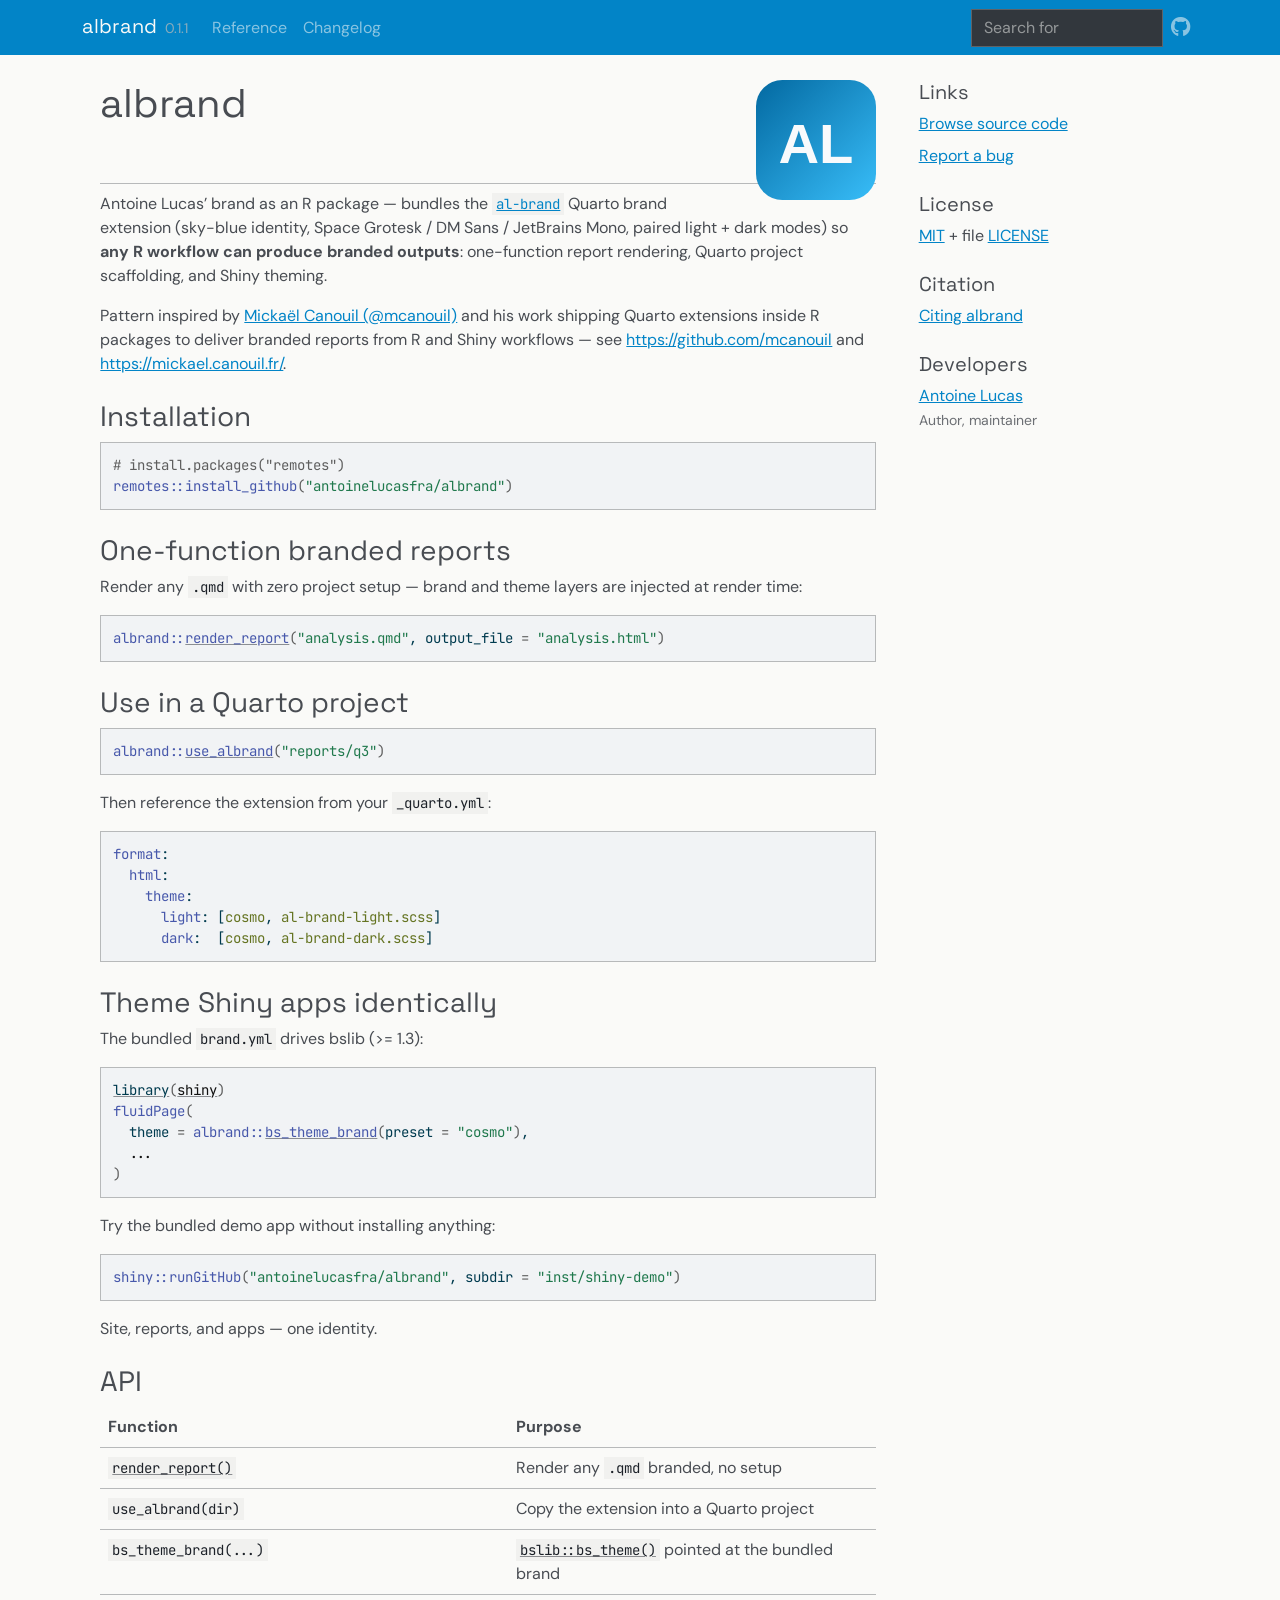
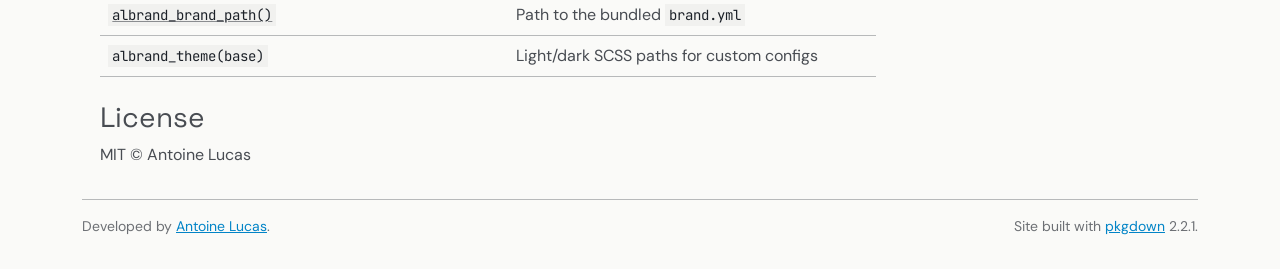
<file: index.html>
<!DOCTYPE html>
<!-- Generated by pkgdown: do not edit by hand --><html lang="en">
<head>
<meta http-equiv="Content-Type" content="text/html; charset=UTF-8">
<meta charset="utf-8">
<meta http-equiv="X-UA-Compatible" content="IE=edge">
<meta name="viewport" content="width=device-width, initial-scale=1, shrink-to-fit=no">
<title>Antoine Lucas' Brand for Quarto Documents and Shiny Apps • albrand</title>
<!-- favicons --><link rel="icon" type="image/png" sizes="96x96" href="favicon-96x96.png">
<link rel="icon" type="”image/svg+xml”" href="favicon.svg">
<link rel="apple-touch-icon" sizes="180x180" href="apple-touch-icon.png">
<link rel="icon" sizes="any" href="favicon.ico">
<link rel="manifest" href="site.webmanifest">
<script src="deps/jquery-3.6.0/jquery-3.6.0.min.js"></script><meta name="viewport" content="width=device-width, initial-scale=1, shrink-to-fit=no">
<link href="deps/bootstrap-5.3.8/bootstrap.min.css" rel="stylesheet">
<script src="deps/bootstrap-5.3.8/bootstrap.bundle.min.js"></script><link href="deps/font-awesome-6.5.2/css/all.min.css" rel="stylesheet">
<link href="deps/font-awesome-6.5.2/css/v4-shims.min.css" rel="stylesheet">
<script src="deps/headroom-0.11.0/headroom.min.js"></script><script src="deps/headroom-0.11.0/jQuery.headroom.min.js"></script><script src="deps/bootstrap-toc-1.0.1/bootstrap-toc.min.js"></script><script src="deps/clipboard.js-2.0.11/clipboard.min.js"></script><script src="deps/search-1.0.0/autocomplete.jquery.min.js"></script><script src="deps/search-1.0.0/fuse.min.js"></script><script src="deps/search-1.0.0/mark.min.js"></script><!-- pkgdown --><script src="pkgdown.js"></script><meta property="og:title" content="Antoine Lucas' Brand for Quarto Documents and Shiny Apps">
<meta name="description" content="Bundles the al-brand Quarto brand extension (sky-blue identity, Space Grotesk / DM Sans / JetBrains Mono, paired light and dark modes) so any R workflow can produce branded outputs. Render branded HTML reports with one function call, copy the extension into Quarto projects, or point bslib at the included brand.yml to theme Shiny apps identically.">
<meta property="og:description" content="Bundles the al-brand Quarto brand extension (sky-blue identity, Space Grotesk / DM Sans / JetBrains Mono, paired light and dark modes) so any R workflow can produce branded outputs. Render branded HTML reports with one function call, copy the extension into Quarto projects, or point bslib at the included brand.yml to theme Shiny apps identically.">
<meta property="og:image" content="https://antoinelucasfra.github.io/albrand/logo.svg">
</head>
<body>
    <a href="#main" class="visually-hidden-focusable">Skip to contents</a>


    <nav class="navbar navbar-expand-lg fixed-top bg-primary" data-bs-theme="dark" aria-label="Site navigation"><div class="container">

    <a class="navbar-brand me-2" href="index.html">albrand</a>

    <small class="nav-text text-muted me-auto" data-bs-toggle="tooltip" data-bs-placement="bottom" title="Released version">0.1.1</small>


    <button class="navbar-toggler" type="button" data-bs-toggle="collapse" data-bs-target="#navbar" aria-controls="navbar" aria-expanded="false" aria-label="Toggle navigation">
      <span class="navbar-toggler-icon"></span>
    </button>

    <div id="navbar" class="collapse navbar-collapse ms-3">
      <ul class="navbar-nav me-auto">
<li class="nav-item"><a class="nav-link" href="reference/index.html">Reference</a></li>
<li class="nav-item"><a class="nav-link" href="news/index.html">Changelog</a></li>
      </ul>
<ul class="navbar-nav">
<li class="nav-item"><form class="form-inline" role="search">
 <input class="form-control" type="search" name="search-input" id="search-input" autocomplete="off" aria-label="Search site" placeholder="Search for" data-search-index="search.json">
</form></li>
<li class="nav-item"><a class="external-link nav-link" href="https://github.com/antoinelucasfra/albrand/" aria-label="GitHub"><span class="fa fab fa-github fa-lg"></span></a></li>
      </ul>
</div>


  </div>
</nav><div class="container template-home">
<div class="row">
  <main id="main" class="col-md-9"><div class="section level1">
<div class="page-header">
<img src="logo.svg" class="logo" alt=""><h1 id="albrand-">albrand <a class="anchor" aria-label="anchor" href="#albrand-"></a>
</h1>
</div>
<!-- badges: start -->

<p>Antoine Lucas’ brand as an R package — bundles the <a href="https://github.com/antoinelucasfra/quarto-al-brand" class="external-link"><code>al-brand</code></a> Quarto brand extension (sky-blue identity, Space Grotesk / DM Sans / JetBrains Mono, paired light + dark modes) so <strong>any R workflow can produce branded outputs</strong>: one-function report rendering, Quarto project scaffolding, and Shiny theming.</p>
<p>Pattern inspired by <a href="https://github.com/mcanouil" class="external-link">Mickaël Canouil (@mcanouil)</a> and his work shipping Quarto extensions inside R packages to deliver branded reports from R and Shiny workflows — see <a href="https://github.com/mcanouil" class="external-link uri">https://github.com/mcanouil</a> and <a href="https://mickael.canouil.fr/" class="external-link uri">https://mickael.canouil.fr/</a>.</p>
<div class="section level2">
<h2 id="installation">Installation<a class="anchor" aria-label="anchor" href="#installation"></a>
</h2>
<div class="sourceCode" id="cb1"><pre class="downlit sourceCode r">
<code class="sourceCode R"><span><span class="co"># install.packages("remotes")</span></span>
<span><span class="fu">remotes</span><span class="fu">::</span><span class="fu">install_github</span><span class="op">(</span><span class="st">"antoinelucasfra/albrand"</span><span class="op">)</span></span></code></pre></div>
</div>
<div class="section level2">
<h2 id="one-function-branded-reports">One-function branded reports<a class="anchor" aria-label="anchor" href="#one-function-branded-reports"></a>
</h2>
<p>Render any <code>.qmd</code> with zero project setup — brand and theme layers are injected at render time:</p>
<div class="sourceCode" id="cb2"><pre class="downlit sourceCode r">
<code class="sourceCode R"><span><span class="fu">albrand</span><span class="fu">::</span><span class="fu"><a href="reference/render_report.html">render_report</a></span><span class="op">(</span><span class="st">"analysis.qmd"</span>, output_file <span class="op">=</span> <span class="st">"analysis.html"</span><span class="op">)</span></span></code></pre></div>
</div>
<div class="section level2">
<h2 id="use-in-a-quarto-project">Use in a Quarto project<a class="anchor" aria-label="anchor" href="#use-in-a-quarto-project"></a>
</h2>
<div class="sourceCode" id="cb3"><pre class="downlit sourceCode r">
<code class="sourceCode R"><span><span class="fu">albrand</span><span class="fu">::</span><span class="fu"><a href="reference/use_albrand.html">use_albrand</a></span><span class="op">(</span><span class="st">"reports/q3"</span><span class="op">)</span></span></code></pre></div>
<p>Then reference the extension from your <code>_quarto.yml</code>:</p>
<div class="sourceCode" id="cb4"><pre class="sourceCode yaml"><code class="sourceCode yaml"><span id="cb4-1"><a href="#cb4-1" tabindex="-1"></a><span class="fu">format</span><span class="kw">:</span></span>
<span id="cb4-2"><a href="#cb4-2" tabindex="-1"></a><span class="at">  </span><span class="fu">html</span><span class="kw">:</span></span>
<span id="cb4-3"><a href="#cb4-3" tabindex="-1"></a><span class="at">    </span><span class="fu">theme</span><span class="kw">:</span></span>
<span id="cb4-4"><a href="#cb4-4" tabindex="-1"></a><span class="at">      </span><span class="fu">light</span><span class="kw">:</span><span class="at"> </span><span class="kw">[</span><span class="at">cosmo</span><span class="kw">,</span><span class="at"> al-brand-light.scss</span><span class="kw">]</span></span>
<span id="cb4-5"><a href="#cb4-5" tabindex="-1"></a><span class="at">      </span><span class="fu">dark</span><span class="kw">:</span><span class="at">  </span><span class="kw">[</span><span class="at">cosmo</span><span class="kw">,</span><span class="at"> al-brand-dark.scss</span><span class="kw">]</span></span></code></pre></div>
</div>
<div class="section level2">
<h2 id="theme-shiny-apps-identically">Theme Shiny apps identically<a class="anchor" aria-label="anchor" href="#theme-shiny-apps-identically"></a>
</h2>
<p>The bundled <code>brand.yml</code> drives bslib (&gt;= 1.3):</p>
<div class="sourceCode" id="cb5"><pre class="downlit sourceCode r">
<code class="sourceCode R"><span><span class="kw"><a href="https://rdrr.io/r/base/library.html" class="external-link">library</a></span><span class="op">(</span><span class="va"><a href="https://shiny.posit.co/" class="external-link">shiny</a></span><span class="op">)</span></span>
<span><span class="fu">fluidPage</span><span class="op">(</span></span>
<span>  theme <span class="op">=</span> <span class="fu">albrand</span><span class="fu">::</span><span class="fu"><a href="reference/bs_theme_brand.html">bs_theme_brand</a></span><span class="op">(</span>preset <span class="op">=</span> <span class="st">"cosmo"</span><span class="op">)</span>,</span>
<span>  <span class="va">...</span></span>
<span><span class="op">)</span></span></code></pre></div>
<p>Try the bundled demo app without installing anything:</p>
<div class="sourceCode" id="cb6"><pre class="downlit sourceCode r">
<code class="sourceCode R"><span><span class="fu">shiny</span><span class="fu">::</span><span class="fu">runGitHub</span><span class="op">(</span><span class="st">"antoinelucasfra/albrand"</span>, subdir <span class="op">=</span> <span class="st">"inst/shiny-demo"</span><span class="op">)</span></span></code></pre></div>
<p>Site, reports, and apps — one identity.</p>
</div>
<div class="section level2">
<h2 id="api">API<a class="anchor" aria-label="anchor" href="#api"></a>
</h2>
<table class="table">
<colgroup>
<col width="52%">
<col width="47%">
</colgroup>
<thead><tr>
<th>Function</th>
<th>Purpose</th>
</tr></thead>
<tbody>
<tr>
<td><code><a href="reference/render_report.html">render_report()</a></code></td>
<td>Render any <code>.qmd</code> branded, no setup</td>
</tr>
<tr>
<td><code>use_albrand(dir)</code></td>
<td>Copy the extension into a Quarto project</td>
</tr>
<tr>
<td><code>bs_theme_brand(...)</code></td>
<td>
<code><a href="https://rstudio.github.io/bslib/reference/bs_theme.html" class="external-link">bslib::bs_theme()</a></code> pointed at the bundled brand</td>
</tr>
<tr>
<td><code><a href="reference/albrand_brand_path.html">albrand_brand_path()</a></code></td>
<td>Path to the bundled <code>brand.yml</code>
</td>
</tr>
<tr>
<td><code>albrand_theme(base)</code></td>
<td>Light/dark SCSS paths for custom configs</td>
</tr>
</tbody>
</table>
</div>
<div class="section level2">
<h2 id="license">License<a class="anchor" aria-label="anchor" href="#license"></a>
</h2>
<p>MIT © Antoine Lucas</p>
</div>
</div>
  </main><aside class="col-md-3"><div class="links">
<h2 data-toc-skip>Links</h2>
<ul class="list-unstyled">
<li><a href="https://github.com/antoinelucasfra/albrand/" class="external-link">Browse source code</a></li>
<li><a href="https://github.com/antoinelucasfra/albrand/issues" class="external-link">Report a bug</a></li>
</ul>
</div>

<div class="license">
<h2 data-toc-skip>License</h2>
<ul class="list-unstyled">
<li>
<a href="https://opensource.org/licenses/mit-license.php" class="external-link">MIT</a> + file <a href="LICENSE-text.html">LICENSE</a>
</li>
</ul>
</div>


<div class="citation">
<h2 data-toc-skip>Citation</h2>
<ul class="list-unstyled">
<li><a href="authors.html#citation">Citing albrand</a></li>
</ul>
</div>

<div class="developers">
<h2 data-toc-skip>Developers</h2>
<ul class="list-unstyled">
<li>
<a href="https://antoinelucasfra.github.io/" class="external-link">Antoine Lucas</a> <br><small class="roles"> Author, maintainer </small>   </li>
</ul>
</div>



  </aside>
</div>


    <footer><div class="pkgdown-footer-left">
  <p>Developed by <a href="https://antoinelucasfra.github.io/" class="external-link">Antoine Lucas</a>.</p>
</div>

<div class="pkgdown-footer-right">
  <p>Site built with <a href="https://pkgdown.r-lib.org/" class="external-link">pkgdown</a> 2.2.1.</p>
</div>

    </footer>
</div>





  </body>
</html>
</file>
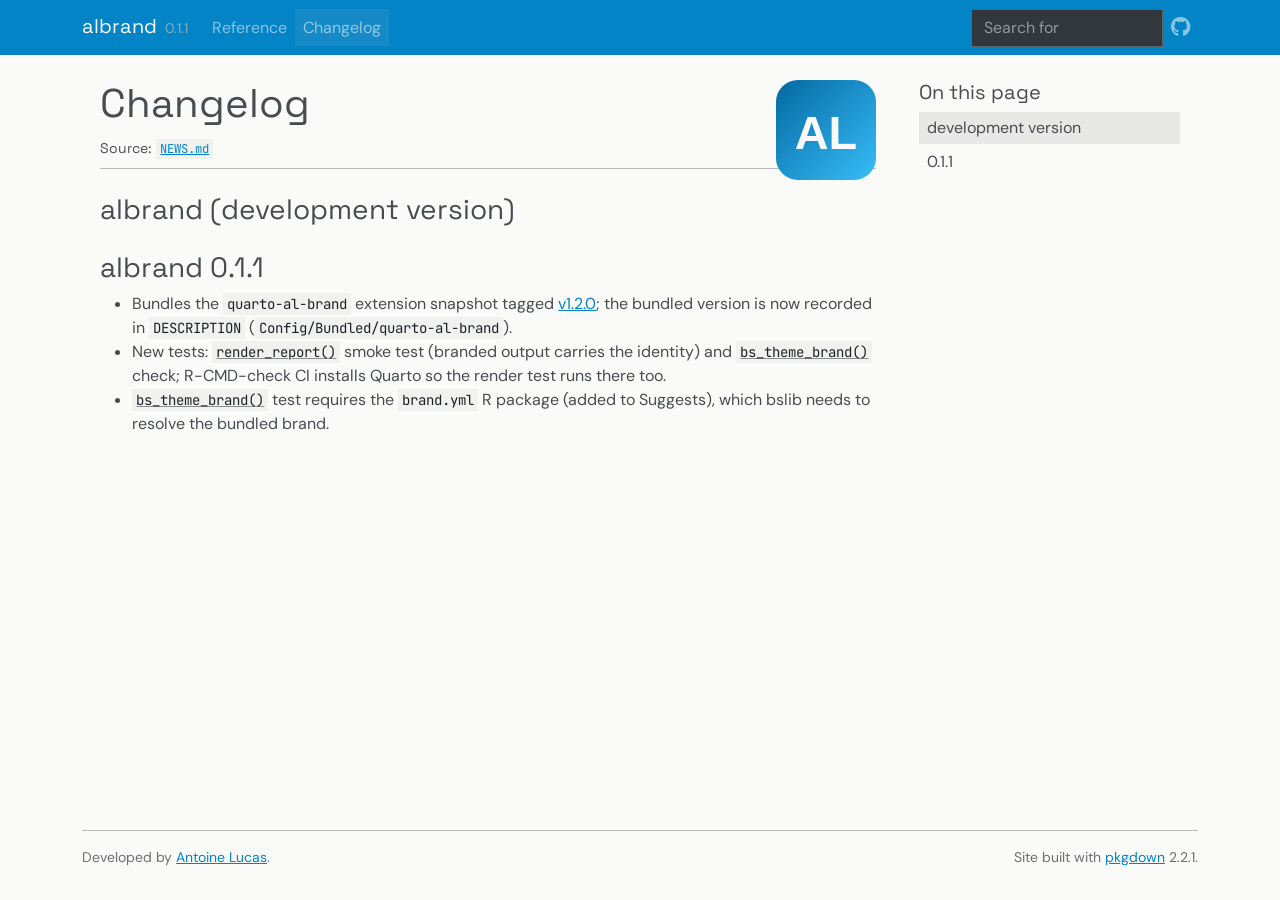
<file: news/index.html>
<!DOCTYPE html>
<!-- Generated by pkgdown: do not edit by hand --><html lang="en"><head><meta http-equiv="Content-Type" content="text/html; charset=UTF-8"><meta charset="utf-8"><meta http-equiv="X-UA-Compatible" content="IE=edge"><meta name="viewport" content="width=device-width, initial-scale=1, shrink-to-fit=no"><title>Changelog • albrand</title><!-- favicons --><link rel="icon" type="image/png" sizes="96x96" href="../favicon-96x96.png"><link rel="icon" type="”image/svg+xml”" href="../favicon.svg"><link rel="apple-touch-icon" sizes="180x180" href="../apple-touch-icon.png"><link rel="icon" sizes="any" href="../favicon.ico"><link rel="manifest" href="../site.webmanifest"><script src="../deps/jquery-3.6.0/jquery-3.6.0.min.js"></script><meta name="viewport" content="width=device-width, initial-scale=1, shrink-to-fit=no"><link href="../deps/bootstrap-5.3.8/bootstrap.min.css" rel="stylesheet"><script src="../deps/bootstrap-5.3.8/bootstrap.bundle.min.js"></script><link href="../deps/font-awesome-6.5.2/css/all.min.css" rel="stylesheet"><link href="../deps/font-awesome-6.5.2/css/v4-shims.min.css" rel="stylesheet"><script src="../deps/headroom-0.11.0/headroom.min.js"></script><script src="../deps/headroom-0.11.0/jQuery.headroom.min.js"></script><script src="../deps/bootstrap-toc-1.0.1/bootstrap-toc.min.js"></script><script src="../deps/clipboard.js-2.0.11/clipboard.min.js"></script><script src="../deps/search-1.0.0/autocomplete.jquery.min.js"></script><script src="../deps/search-1.0.0/fuse.min.js"></script><script src="../deps/search-1.0.0/mark.min.js"></script><!-- pkgdown --><script src="../pkgdown.js"></script><meta property="og:title" content="Changelog"><meta property="og:image" content="https://antoinelucasfra.github.io/albrand/logo.svg"></head><body>
    <a href="#main" class="visually-hidden-focusable">Skip to contents</a>


    <nav class="navbar navbar-expand-lg fixed-top bg-primary" data-bs-theme="dark" aria-label="Site navigation"><div class="container">

    <a class="navbar-brand me-2" href="../index.html">albrand</a>

    <small class="nav-text text-muted me-auto" data-bs-toggle="tooltip" data-bs-placement="bottom" title="Released version">0.1.1</small>


    <button class="navbar-toggler" type="button" data-bs-toggle="collapse" data-bs-target="#navbar" aria-controls="navbar" aria-expanded="false" aria-label="Toggle navigation">
      <span class="navbar-toggler-icon"></span>
    </button>

    <div id="navbar" class="collapse navbar-collapse ms-3">
      <ul class="navbar-nav me-auto"><li class="nav-item"><a class="nav-link" href="../reference/index.html">Reference</a></li>
<li class="active nav-item"><a class="nav-link" href="../news/index.html">Changelog</a></li>
      </ul><ul class="navbar-nav"><li class="nav-item"><form class="form-inline" role="search">
 <input class="form-control" type="search" name="search-input" id="search-input" autocomplete="off" aria-label="Search site" placeholder="Search for" data-search-index="../search.json"></form></li>
<li class="nav-item"><a class="external-link nav-link" href="https://github.com/antoinelucasfra/albrand/" aria-label="GitHub"><span class="fa fab fa-github fa-lg"></span></a></li>
      </ul></div>


  </div>
</nav><div class="container template-news">
<div class="row">
  <main id="main" class="col-md-9"><div class="page-header">
      <img src="../logo.svg" class="logo" alt=""><h1>Changelog</h1>
      <small>Source: <a href="https://github.com/antoinelucasfra/albrand/blob/main/NEWS.md" class="external-link"><code>NEWS.md</code></a></small>
    </div>

    <div class="section level2">
<h2 class="pkg-version" data-toc-text="development version" id="albrand-development-version">albrand (development version)<a class="anchor" aria-label="anchor" href="#albrand-development-version"></a></h2>
</div>
    <div class="section level2">
<h2 class="pkg-version" data-toc-text="0.1.1" id="albrand-011">albrand 0.1.1<a class="anchor" aria-label="anchor" href="#albrand-011"></a></h2>
<ul><li>Bundles the <code>quarto-al-brand</code> extension snapshot tagged <a href="https://github.com/antoinelucasfra/quarto-al-brand/releases/tag/v1.2.0" class="external-link">v1.2.0</a>; the bundled version is now recorded in <code>DESCRIPTION</code> (<code>Config/Bundled/quarto-al-brand</code>).</li>
<li>New tests: <code><a href="../reference/render_report.html">render_report()</a></code> smoke test (branded output carries the identity) and <code><a href="../reference/bs_theme_brand.html">bs_theme_brand()</a></code> check; R-CMD-check CI installs Quarto so the render test runs there too.</li>
<li>
<code><a href="../reference/bs_theme_brand.html">bs_theme_brand()</a></code> test requires the <code>brand.yml</code> R package (added to Suggests), which bslib needs to resolve the bundled brand.</li>
</ul></div>
  </main><aside class="col-md-3"><nav id="toc" aria-label="Table of contents"><h2>On this page</h2>
    </nav></aside></div>


    <footer><div class="pkgdown-footer-left">
  <p>Developed by <a href="https://antoinelucasfra.github.io/" class="external-link">Antoine Lucas</a>.</p>
</div>

<div class="pkgdown-footer-right">
  <p>Site built with <a href="https://pkgdown.r-lib.org/" class="external-link">pkgdown</a> 2.2.1.</p>
</div>

    </footer></div>





  </body></html>
</file>
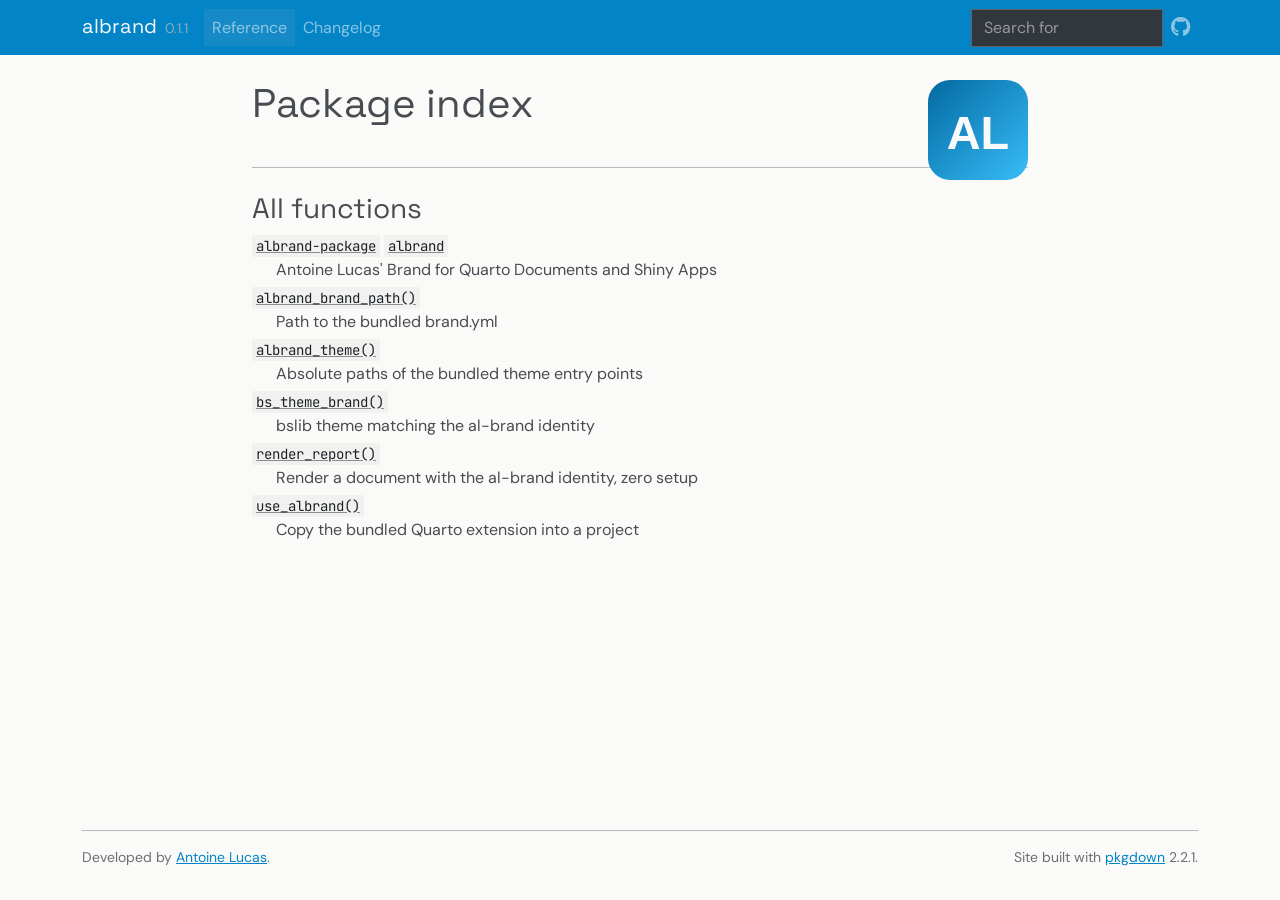
<file: reference/index.html>
<!DOCTYPE html>
<!-- Generated by pkgdown: do not edit by hand --><html lang="en"><head><meta http-equiv="Content-Type" content="text/html; charset=UTF-8"><meta charset="utf-8"><meta http-equiv="X-UA-Compatible" content="IE=edge"><meta name="viewport" content="width=device-width, initial-scale=1, shrink-to-fit=no"><title>Package index • albrand</title><!-- favicons --><link rel="icon" type="image/png" sizes="96x96" href="../favicon-96x96.png"><link rel="icon" type="”image/svg+xml”" href="../favicon.svg"><link rel="apple-touch-icon" sizes="180x180" href="../apple-touch-icon.png"><link rel="icon" sizes="any" href="../favicon.ico"><link rel="manifest" href="../site.webmanifest"><script src="../deps/jquery-3.6.0/jquery-3.6.0.min.js"></script><meta name="viewport" content="width=device-width, initial-scale=1, shrink-to-fit=no"><link href="../deps/bootstrap-5.3.8/bootstrap.min.css" rel="stylesheet"><script src="../deps/bootstrap-5.3.8/bootstrap.bundle.min.js"></script><link href="../deps/font-awesome-6.5.2/css/all.min.css" rel="stylesheet"><link href="../deps/font-awesome-6.5.2/css/v4-shims.min.css" rel="stylesheet"><script src="../deps/headroom-0.11.0/headroom.min.js"></script><script src="../deps/headroom-0.11.0/jQuery.headroom.min.js"></script><script src="../deps/bootstrap-toc-1.0.1/bootstrap-toc.min.js"></script><script src="../deps/clipboard.js-2.0.11/clipboard.min.js"></script><script src="../deps/search-1.0.0/autocomplete.jquery.min.js"></script><script src="../deps/search-1.0.0/fuse.min.js"></script><script src="../deps/search-1.0.0/mark.min.js"></script><!-- pkgdown --><script src="../pkgdown.js"></script><meta property="og:title" content="Package index"><meta property="og:image" content="https://antoinelucasfra.github.io/albrand/logo.svg"></head><body>
    <a href="#main" class="visually-hidden-focusable">Skip to contents</a>


    <nav class="navbar navbar-expand-lg fixed-top bg-primary" data-bs-theme="dark" aria-label="Site navigation"><div class="container">

    <a class="navbar-brand me-2" href="../index.html">albrand</a>

    <small class="nav-text text-muted me-auto" data-bs-toggle="tooltip" data-bs-placement="bottom" title="Released version">0.1.1</small>


    <button class="navbar-toggler" type="button" data-bs-toggle="collapse" data-bs-target="#navbar" aria-controls="navbar" aria-expanded="false" aria-label="Toggle navigation">
      <span class="navbar-toggler-icon"></span>
    </button>

    <div id="navbar" class="collapse navbar-collapse ms-3">
      <ul class="navbar-nav me-auto"><li class="active nav-item"><a class="nav-link" href="../reference/index.html">Reference</a></li>
<li class="nav-item"><a class="nav-link" href="../news/index.html">Changelog</a></li>
      </ul><ul class="navbar-nav"><li class="nav-item"><form class="form-inline" role="search">
 <input class="form-control" type="search" name="search-input" id="search-input" autocomplete="off" aria-label="Search site" placeholder="Search for" data-search-index="../search.json"></form></li>
<li class="nav-item"><a class="external-link nav-link" href="https://github.com/antoinelucasfra/albrand/" aria-label="GitHub"><span class="fa fab fa-github fa-lg"></span></a></li>
      </ul></div>


  </div>
</nav><div class="container template-reference-index">
<div class="row">
  <main id="main" class="col-md-9"><div class="page-header">
      <img src="../logo.svg" class="logo" alt=""><h1>Package index</h1>
    </div>

    <div class="section level2">
      <h2 id="all-functions">All functions<a class="anchor" aria-label="anchor" href="#all-functions"></a></h2>



      <dl></dl></div><div class="section level2">




      <dl><dt>

          <code><a href="albrand-package.html">albrand-package</a></code> <code><a href="albrand-package.html">albrand</a></code>

        </dt>
        <dd>Antoine Lucas' Brand for Quarto Documents and Shiny Apps</dd>

        <dt>

          <code><a href="albrand_brand_path.html">albrand_brand_path()</a></code>

        </dt>
        <dd>Path to the bundled brand.yml</dd>

        <dt>

          <code><a href="albrand_theme.html">albrand_theme()</a></code>

        </dt>
        <dd>Absolute paths of the bundled theme entry points</dd>

        <dt>

          <code><a href="bs_theme_brand.html">bs_theme_brand()</a></code>

        </dt>
        <dd>bslib theme matching the al-brand identity</dd>

        <dt>

          <code><a href="render_report.html">render_report()</a></code>

        </dt>
        <dd>Render a document with the al-brand identity, zero setup</dd>

        <dt>

          <code><a href="use_albrand.html">use_albrand()</a></code>

        </dt>
        <dd>Copy the bundled Quarto extension into a project</dd>
      </dl></div>
  </main></div>


    <footer><div class="pkgdown-footer-left">
  <p>Developed by <a href="https://antoinelucasfra.github.io/" class="external-link">Antoine Lucas</a>.</p>
</div>

<div class="pkgdown-footer-right">
  <p>Site built with <a href="https://pkgdown.r-lib.org/" class="external-link">pkgdown</a> 2.2.1.</p>
</div>

    </footer></div>





  </body></html>
</file>
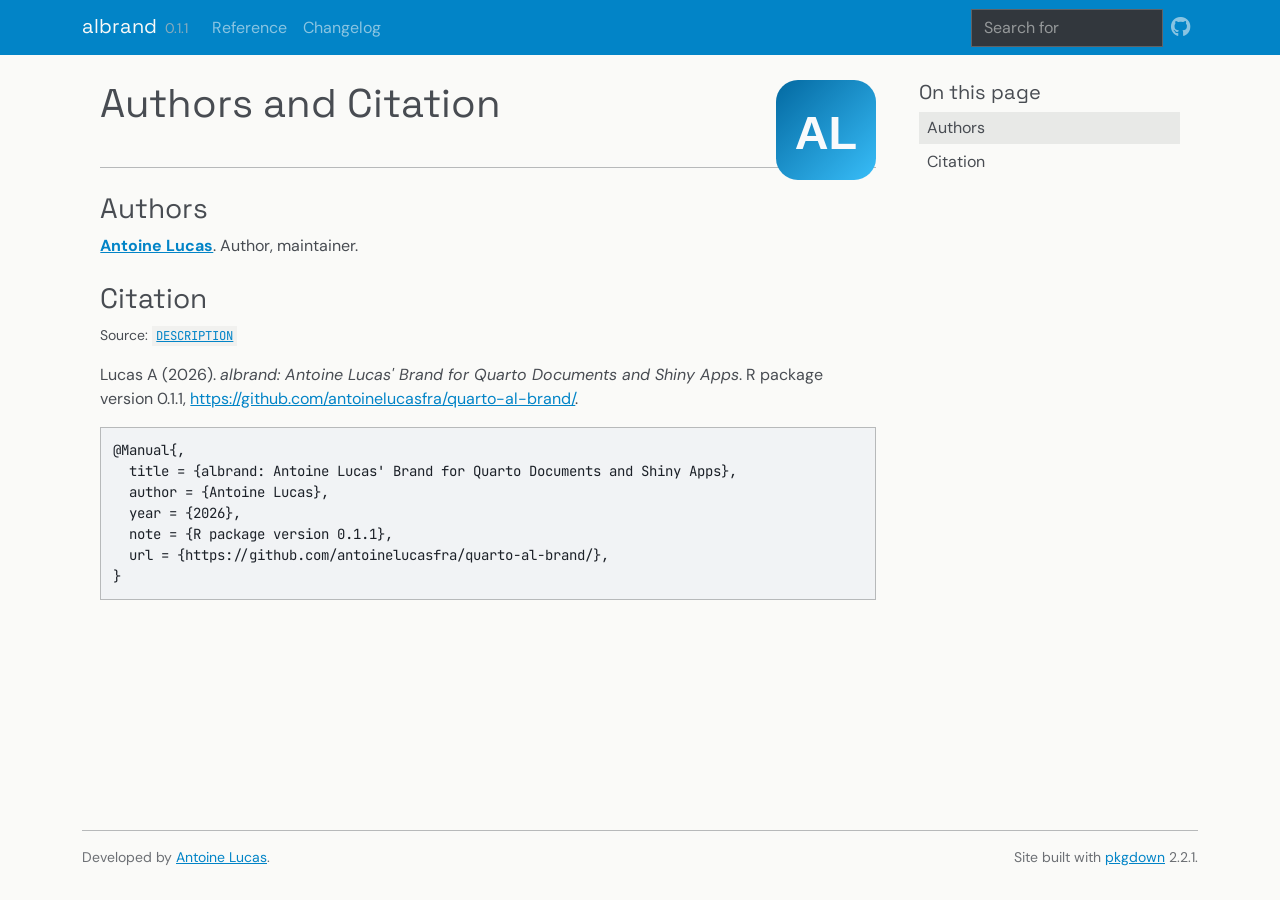
<file: authors.html>
<!DOCTYPE html>
<!-- Generated by pkgdown: do not edit by hand --><html lang="en"><head><meta http-equiv="Content-Type" content="text/html; charset=UTF-8"><meta charset="utf-8"><meta http-equiv="X-UA-Compatible" content="IE=edge"><meta name="viewport" content="width=device-width, initial-scale=1, shrink-to-fit=no"><title>Authors and Citation • albrand</title><!-- favicons --><link rel="icon" type="image/png" sizes="96x96" href="favicon-96x96.png"><link rel="icon" type="”image/svg+xml”" href="favicon.svg"><link rel="apple-touch-icon" sizes="180x180" href="apple-touch-icon.png"><link rel="icon" sizes="any" href="favicon.ico"><link rel="manifest" href="site.webmanifest"><script src="deps/jquery-3.6.0/jquery-3.6.0.min.js"></script><meta name="viewport" content="width=device-width, initial-scale=1, shrink-to-fit=no"><link href="deps/bootstrap-5.3.8/bootstrap.min.css" rel="stylesheet"><script src="deps/bootstrap-5.3.8/bootstrap.bundle.min.js"></script><link href="deps/font-awesome-6.5.2/css/all.min.css" rel="stylesheet"><link href="deps/font-awesome-6.5.2/css/v4-shims.min.css" rel="stylesheet"><script src="deps/headroom-0.11.0/headroom.min.js"></script><script src="deps/headroom-0.11.0/jQuery.headroom.min.js"></script><script src="deps/bootstrap-toc-1.0.1/bootstrap-toc.min.js"></script><script src="deps/clipboard.js-2.0.11/clipboard.min.js"></script><script src="deps/search-1.0.0/autocomplete.jquery.min.js"></script><script src="deps/search-1.0.0/fuse.min.js"></script><script src="deps/search-1.0.0/mark.min.js"></script><!-- pkgdown --><script src="pkgdown.js"></script><meta property="og:title" content="Authors and Citation"><meta property="og:image" content="https://antoinelucasfra.github.io/albrand/logo.svg"></head><body>
    <a href="#main" class="visually-hidden-focusable">Skip to contents</a>


    <nav class="navbar navbar-expand-lg fixed-top bg-primary" data-bs-theme="dark" aria-label="Site navigation"><div class="container">

    <a class="navbar-brand me-2" href="index.html">albrand</a>

    <small class="nav-text text-muted me-auto" data-bs-toggle="tooltip" data-bs-placement="bottom" title="Released version">0.1.1</small>


    <button class="navbar-toggler" type="button" data-bs-toggle="collapse" data-bs-target="#navbar" aria-controls="navbar" aria-expanded="false" aria-label="Toggle navigation">
      <span class="navbar-toggler-icon"></span>
    </button>

    <div id="navbar" class="collapse navbar-collapse ms-3">
      <ul class="navbar-nav me-auto"><li class="nav-item"><a class="nav-link" href="reference/index.html">Reference</a></li>
<li class="nav-item"><a class="nav-link" href="news/index.html">Changelog</a></li>
      </ul><ul class="navbar-nav"><li class="nav-item"><form class="form-inline" role="search">
 <input class="form-control" type="search" name="search-input" id="search-input" autocomplete="off" aria-label="Search site" placeholder="Search for" data-search-index="search.json"></form></li>
<li class="nav-item"><a class="external-link nav-link" href="https://github.com/antoinelucasfra/albrand/" aria-label="GitHub"><span class="fa fab fa-github fa-lg"></span></a></li>
      </ul></div>


  </div>
</nav><div class="container template-citation-authors">
<div class="row">
  <main id="main" class="col-md-9"><div class="page-header">
      <img src="logo.svg" class="logo" alt=""><h1>Authors and Citation</h1>
    </div>

    <div class="section level2">
      <h2>Authors</h2>

      <ul class="list-unstyled"><li>
          <p><strong><a href="https://antoinelucasfra.github.io/" class="external-link">Antoine Lucas</a></strong>. Author, maintainer.
          </p>
        </li>
      </ul></div>

    <div class="section level2">
      <h2 id="citation">Citation</h2>
      <p><small class="dont-index">Source: <a href="https://github.com/antoinelucasfra/albrand/blob/main/DESCRIPTION" class="external-link"><code>DESCRIPTION</code></a></small></p>

      <p>Lucas A (2026).
<em>albrand: Antoine Lucas' Brand for Quarto Documents and Shiny Apps</em>.
R package version 0.1.1, <a href="https://github.com/antoinelucasfra/quarto-al-brand/" class="external-link">https://github.com/antoinelucasfra/quarto-al-brand/</a>.
</p>
      <pre>@Manual{,
  title = {albrand: Antoine Lucas' Brand for Quarto Documents and Shiny Apps},
  author = {Antoine Lucas},
  year = {2026},
  note = {R package version 0.1.1},
  url = {https://github.com/antoinelucasfra/quarto-al-brand/},
}</pre>
    </div>

  </main><aside class="col-md-3"><nav id="toc" aria-label="Table of contents"><h2>On this page</h2>
    </nav></aside></div>


    <footer><div class="pkgdown-footer-left">
  <p>Developed by <a href="https://antoinelucasfra.github.io/" class="external-link">Antoine Lucas</a>.</p>
</div>

<div class="pkgdown-footer-right">
  <p>Site built with <a href="https://pkgdown.r-lib.org/" class="external-link">pkgdown</a> 2.2.1.</p>
</div>

    </footer></div>





  </body></html>
</file>
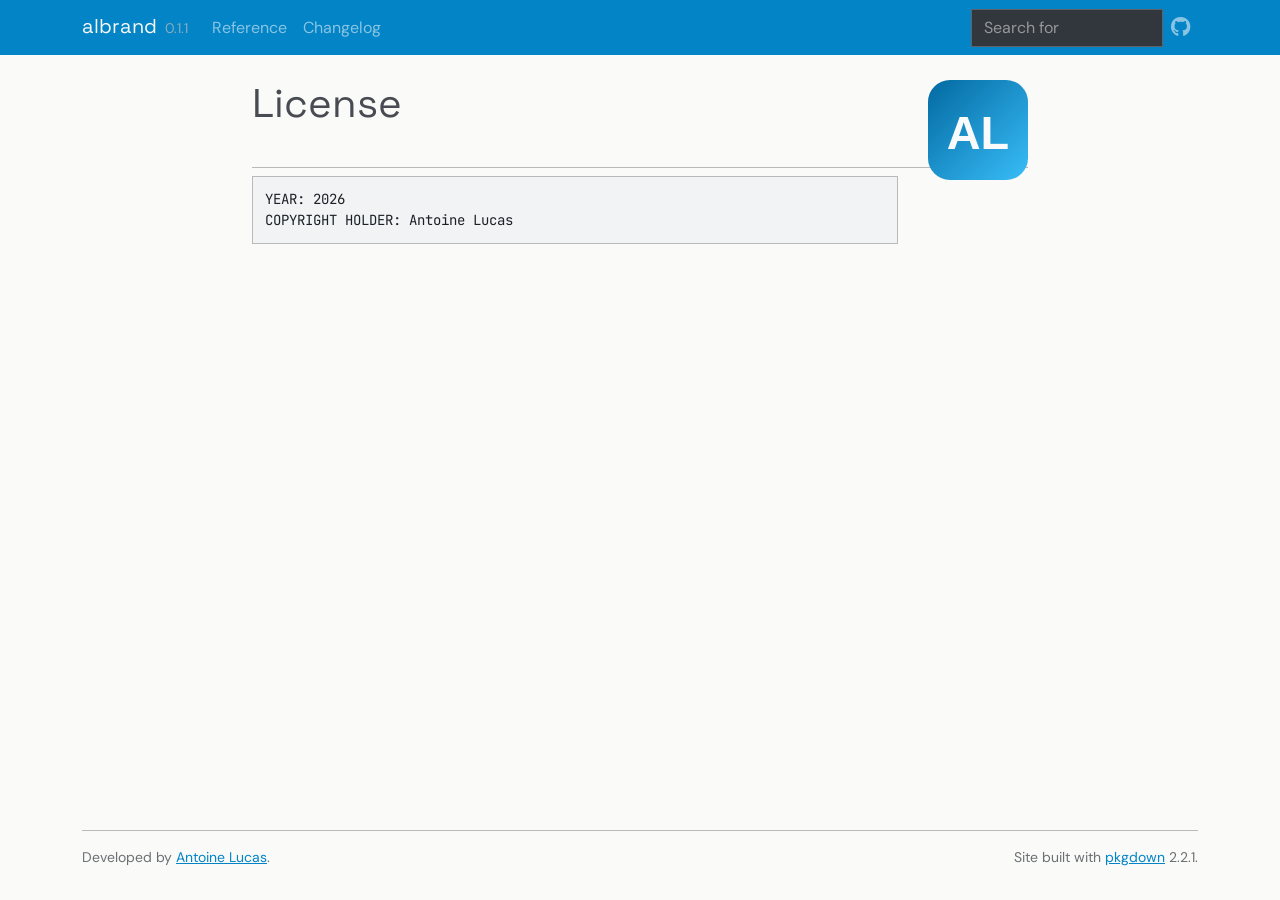
<file: LICENSE-text.html>
<!DOCTYPE html>
<!-- Generated by pkgdown: do not edit by hand --><html lang="en"><head><meta http-equiv="Content-Type" content="text/html; charset=UTF-8"><meta charset="utf-8"><meta http-equiv="X-UA-Compatible" content="IE=edge"><meta name="viewport" content="width=device-width, initial-scale=1, shrink-to-fit=no"><title>License • albrand</title><!-- favicons --><link rel="icon" type="image/png" sizes="96x96" href="favicon-96x96.png"><link rel="icon" type="”image/svg+xml”" href="favicon.svg"><link rel="apple-touch-icon" sizes="180x180" href="apple-touch-icon.png"><link rel="icon" sizes="any" href="favicon.ico"><link rel="manifest" href="site.webmanifest"><script src="deps/jquery-3.6.0/jquery-3.6.0.min.js"></script><meta name="viewport" content="width=device-width, initial-scale=1, shrink-to-fit=no"><link href="deps/bootstrap-5.3.8/bootstrap.min.css" rel="stylesheet"><script src="deps/bootstrap-5.3.8/bootstrap.bundle.min.js"></script><link href="deps/font-awesome-6.5.2/css/all.min.css" rel="stylesheet"><link href="deps/font-awesome-6.5.2/css/v4-shims.min.css" rel="stylesheet"><script src="deps/headroom-0.11.0/headroom.min.js"></script><script src="deps/headroom-0.11.0/jQuery.headroom.min.js"></script><script src="deps/bootstrap-toc-1.0.1/bootstrap-toc.min.js"></script><script src="deps/clipboard.js-2.0.11/clipboard.min.js"></script><script src="deps/search-1.0.0/autocomplete.jquery.min.js"></script><script src="deps/search-1.0.0/fuse.min.js"></script><script src="deps/search-1.0.0/mark.min.js"></script><!-- pkgdown --><script src="pkgdown.js"></script><meta property="og:title" content="License"><meta property="og:image" content="https://antoinelucasfra.github.io/albrand/logo.svg"></head><body>
    <a href="#main" class="visually-hidden-focusable">Skip to contents</a>


    <nav class="navbar navbar-expand-lg fixed-top bg-primary" data-bs-theme="dark" aria-label="Site navigation"><div class="container">

    <a class="navbar-brand me-2" href="index.html">albrand</a>

    <small class="nav-text text-muted me-auto" data-bs-toggle="tooltip" data-bs-placement="bottom" title="Released version">0.1.1</small>


    <button class="navbar-toggler" type="button" data-bs-toggle="collapse" data-bs-target="#navbar" aria-controls="navbar" aria-expanded="false" aria-label="Toggle navigation">
      <span class="navbar-toggler-icon"></span>
    </button>

    <div id="navbar" class="collapse navbar-collapse ms-3">
      <ul class="navbar-nav me-auto"><li class="nav-item"><a class="nav-link" href="reference/index.html">Reference</a></li>
<li class="nav-item"><a class="nav-link" href="news/index.html">Changelog</a></li>
      </ul><ul class="navbar-nav"><li class="nav-item"><form class="form-inline" role="search">
 <input class="form-control" type="search" name="search-input" id="search-input" autocomplete="off" aria-label="Search site" placeholder="Search for" data-search-index="search.json"></form></li>
<li class="nav-item"><a class="external-link nav-link" href="https://github.com/antoinelucasfra/albrand/" aria-label="GitHub"><span class="fa fab fa-github fa-lg"></span></a></li>
      </ul></div>


  </div>
</nav><div class="container template-title-body">
<div class="row">
  <main id="main" class="col-md-9"><div class="page-header">
      <img src="logo.svg" class="logo" alt=""><h1>License</h1>

    </div>

<pre>YEAR: 2026
COPYRIGHT HOLDER: Antoine Lucas
</pre>

  </main></div>


    <footer><div class="pkgdown-footer-left">
  <p>Developed by <a href="https://antoinelucasfra.github.io/" class="external-link">Antoine Lucas</a>.</p>
</div>

<div class="pkgdown-footer-right">
  <p>Site built with <a href="https://pkgdown.r-lib.org/" class="external-link">pkgdown</a> 2.2.1.</p>
</div>

    </footer></div>





  </body></html>
</file>
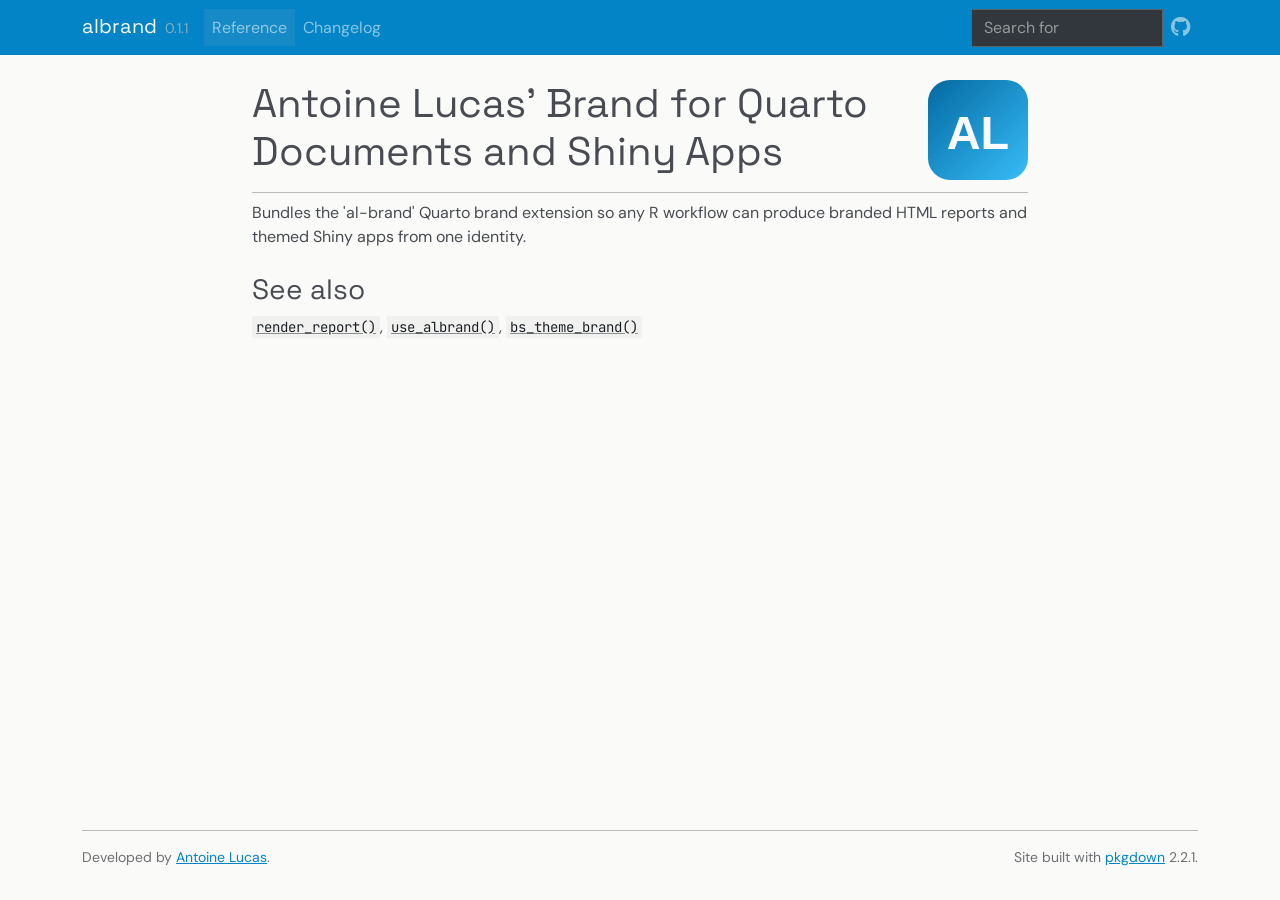
<file: reference/albrand-package.html>
<!DOCTYPE html>
<!-- Generated by pkgdown: do not edit by hand --><html lang="en"><head><meta http-equiv="Content-Type" content="text/html; charset=UTF-8"><meta charset="utf-8"><meta http-equiv="X-UA-Compatible" content="IE=edge"><meta name="viewport" content="width=device-width, initial-scale=1, shrink-to-fit=no"><title>Antoine Lucas' Brand for Quarto Documents and Shiny Apps — albrand-package • albrand</title><!-- favicons --><link rel="icon" type="image/png" sizes="96x96" href="../favicon-96x96.png"><link rel="icon" type="”image/svg+xml”" href="../favicon.svg"><link rel="apple-touch-icon" sizes="180x180" href="../apple-touch-icon.png"><link rel="icon" sizes="any" href="../favicon.ico"><link rel="manifest" href="../site.webmanifest"><script src="../deps/jquery-3.6.0/jquery-3.6.0.min.js"></script><meta name="viewport" content="width=device-width, initial-scale=1, shrink-to-fit=no"><link href="../deps/bootstrap-5.3.8/bootstrap.min.css" rel="stylesheet"><script src="../deps/bootstrap-5.3.8/bootstrap.bundle.min.js"></script><link href="../deps/font-awesome-6.5.2/css/all.min.css" rel="stylesheet"><link href="../deps/font-awesome-6.5.2/css/v4-shims.min.css" rel="stylesheet"><script src="../deps/headroom-0.11.0/headroom.min.js"></script><script src="../deps/headroom-0.11.0/jQuery.headroom.min.js"></script><script src="../deps/bootstrap-toc-1.0.1/bootstrap-toc.min.js"></script><script src="../deps/clipboard.js-2.0.11/clipboard.min.js"></script><script src="../deps/search-1.0.0/autocomplete.jquery.min.js"></script><script src="../deps/search-1.0.0/fuse.min.js"></script><script src="../deps/search-1.0.0/mark.min.js"></script><!-- pkgdown --><script src="../pkgdown.js"></script><meta property="og:title" content="Antoine Lucas' Brand for Quarto Documents and Shiny Apps — albrand-package"><meta name="description" content="Bundles the 'al-brand' Quarto brand extension so any R workflow can
  produce branded HTML reports and themed Shiny apps from one identity."><meta property="og:description" content="Bundles the 'al-brand' Quarto brand extension so any R workflow can
  produce branded HTML reports and themed Shiny apps from one identity."><meta property="og:image" content="https://antoinelucasfra.github.io/albrand/logo.svg"></head><body>
    <a href="#main" class="visually-hidden-focusable">Skip to contents</a>


    <nav class="navbar navbar-expand-lg fixed-top bg-primary" data-bs-theme="dark" aria-label="Site navigation"><div class="container">

    <a class="navbar-brand me-2" href="../index.html">albrand</a>

    <small class="nav-text text-muted me-auto" data-bs-toggle="tooltip" data-bs-placement="bottom" title="Released version">0.1.1</small>


    <button class="navbar-toggler" type="button" data-bs-toggle="collapse" data-bs-target="#navbar" aria-controls="navbar" aria-expanded="false" aria-label="Toggle navigation">
      <span class="navbar-toggler-icon"></span>
    </button>

    <div id="navbar" class="collapse navbar-collapse ms-3">
      <ul class="navbar-nav me-auto"><li class="active nav-item"><a class="nav-link" href="../reference/index.html">Reference</a></li>
<li class="nav-item"><a class="nav-link" href="../news/index.html">Changelog</a></li>
      </ul><ul class="navbar-nav"><li class="nav-item"><form class="form-inline" role="search">
 <input class="form-control" type="search" name="search-input" id="search-input" autocomplete="off" aria-label="Search site" placeholder="Search for" data-search-index="../search.json"></form></li>
<li class="nav-item"><a class="external-link nav-link" href="https://github.com/antoinelucasfra/albrand/" aria-label="GitHub"><span class="fa fab fa-github fa-lg"></span></a></li>
      </ul></div>


  </div>
</nav><div class="container template-reference-topic">
<div class="row">
  <main id="main" class="col-md-9"><div class="page-header">
      <img src="../logo.svg" class="logo" alt=""><h1>Antoine Lucas' Brand for Quarto Documents and Shiny Apps</h1>

      <div class="d-none name"><code>albrand-package.Rd</code></div>
    </div>

    <div class="ref-description section level2">
    <p>Bundles the 'al-brand' Quarto brand extension so any R workflow can
  produce branded HTML reports and themed Shiny apps from one identity.</p>
    </div>


    <div class="section level2">
    <h2 id="see-also">See also<a class="anchor" aria-label="anchor" href="#see-also"></a></h2>
    <div class="dont-index"><p><code><a href="render_report.html">render_report()</a></code>,
  <code><a href="use_albrand.html">use_albrand()</a></code>,
  <code><a href="bs_theme_brand.html">bs_theme_brand()</a></code></p></div>
    </div>

  </main></div>


    <footer><div class="pkgdown-footer-left">
  <p>Developed by <a href="https://antoinelucasfra.github.io/" class="external-link">Antoine Lucas</a>.</p>
</div>

<div class="pkgdown-footer-right">
  <p>Site built with <a href="https://pkgdown.r-lib.org/" class="external-link">pkgdown</a> 2.2.1.</p>
</div>

    </footer></div>





  </body></html>
</file>
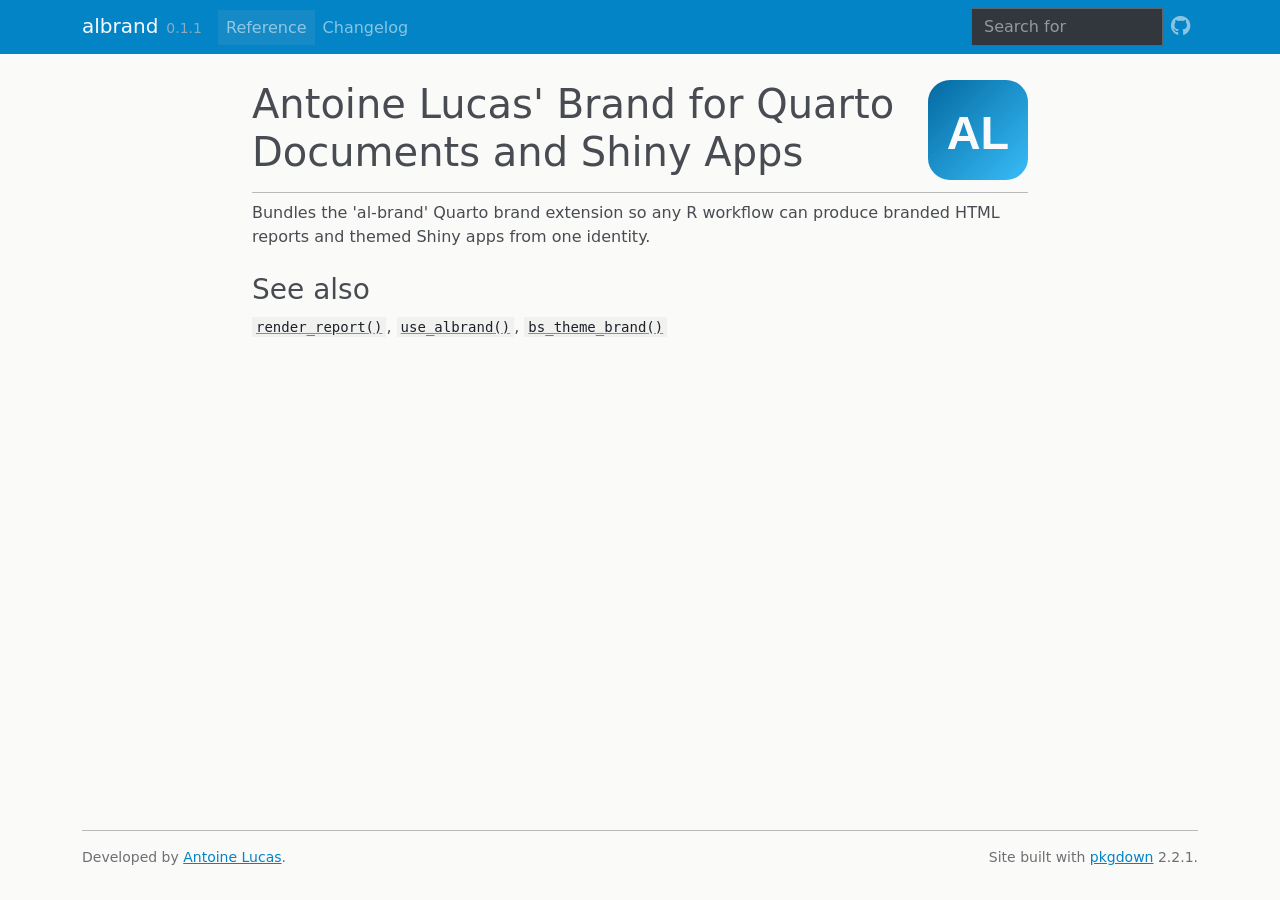
<file: reference/albrand.html>
<html>
  <head>
    <meta http-equiv="refresh" content="0;URL=https://antoinelucasfra.github.io/albrand/reference/albrand-package.html" />
    <meta name="robots" content="noindex">
    <link rel="canonical" href="https://antoinelucasfra.github.io/albrand/reference/albrand-package.html">
  </head>
</html>
</file>
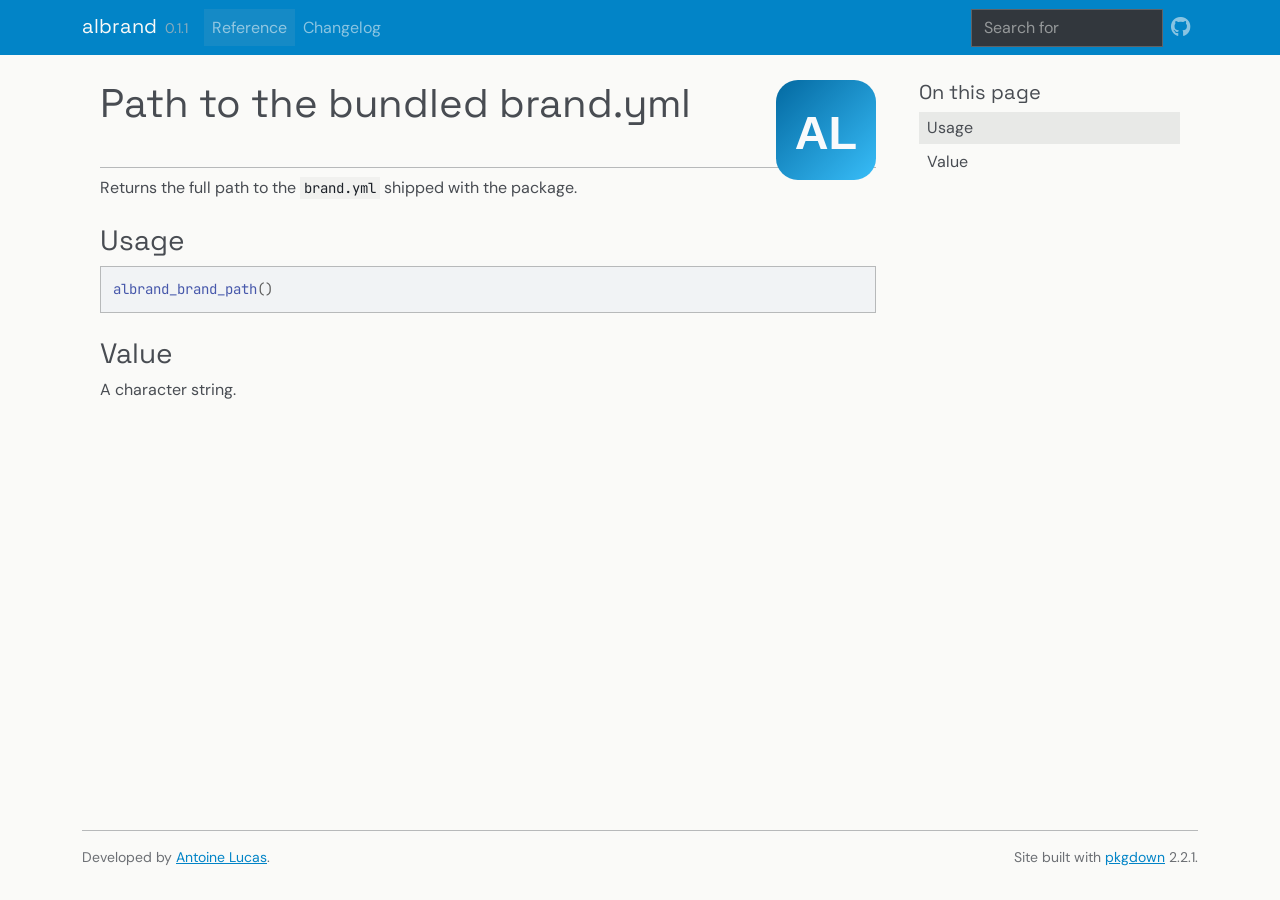
<file: reference/albrand_brand_path.html>
<!DOCTYPE html>
<!-- Generated by pkgdown: do not edit by hand --><html lang="en"><head><meta http-equiv="Content-Type" content="text/html; charset=UTF-8"><meta charset="utf-8"><meta http-equiv="X-UA-Compatible" content="IE=edge"><meta name="viewport" content="width=device-width, initial-scale=1, shrink-to-fit=no"><title>Path to the bundled brand.yml — albrand_brand_path • albrand</title><!-- favicons --><link rel="icon" type="image/png" sizes="96x96" href="../favicon-96x96.png"><link rel="icon" type="”image/svg+xml”" href="../favicon.svg"><link rel="apple-touch-icon" sizes="180x180" href="../apple-touch-icon.png"><link rel="icon" sizes="any" href="../favicon.ico"><link rel="manifest" href="../site.webmanifest"><script src="../deps/jquery-3.6.0/jquery-3.6.0.min.js"></script><meta name="viewport" content="width=device-width, initial-scale=1, shrink-to-fit=no"><link href="../deps/bootstrap-5.3.8/bootstrap.min.css" rel="stylesheet"><script src="../deps/bootstrap-5.3.8/bootstrap.bundle.min.js"></script><link href="../deps/font-awesome-6.5.2/css/all.min.css" rel="stylesheet"><link href="../deps/font-awesome-6.5.2/css/v4-shims.min.css" rel="stylesheet"><script src="../deps/headroom-0.11.0/headroom.min.js"></script><script src="../deps/headroom-0.11.0/jQuery.headroom.min.js"></script><script src="../deps/bootstrap-toc-1.0.1/bootstrap-toc.min.js"></script><script src="../deps/clipboard.js-2.0.11/clipboard.min.js"></script><script src="../deps/search-1.0.0/autocomplete.jquery.min.js"></script><script src="../deps/search-1.0.0/fuse.min.js"></script><script src="../deps/search-1.0.0/mark.min.js"></script><!-- pkgdown --><script src="../pkgdown.js"></script><meta property="og:title" content="Path to the bundled brand.yml — albrand_brand_path"><meta name="description" content="Returns the full path to the brand.yml shipped with the package."><meta property="og:description" content="Returns the full path to the brand.yml shipped with the package."><meta property="og:image" content="https://antoinelucasfra.github.io/albrand/logo.svg"></head><body>
    <a href="#main" class="visually-hidden-focusable">Skip to contents</a>


    <nav class="navbar navbar-expand-lg fixed-top bg-primary" data-bs-theme="dark" aria-label="Site navigation"><div class="container">

    <a class="navbar-brand me-2" href="../index.html">albrand</a>

    <small class="nav-text text-muted me-auto" data-bs-toggle="tooltip" data-bs-placement="bottom" title="Released version">0.1.1</small>


    <button class="navbar-toggler" type="button" data-bs-toggle="collapse" data-bs-target="#navbar" aria-controls="navbar" aria-expanded="false" aria-label="Toggle navigation">
      <span class="navbar-toggler-icon"></span>
    </button>

    <div id="navbar" class="collapse navbar-collapse ms-3">
      <ul class="navbar-nav me-auto"><li class="active nav-item"><a class="nav-link" href="../reference/index.html">Reference</a></li>
<li class="nav-item"><a class="nav-link" href="../news/index.html">Changelog</a></li>
      </ul><ul class="navbar-nav"><li class="nav-item"><form class="form-inline" role="search">
 <input class="form-control" type="search" name="search-input" id="search-input" autocomplete="off" aria-label="Search site" placeholder="Search for" data-search-index="../search.json"></form></li>
<li class="nav-item"><a class="external-link nav-link" href="https://github.com/antoinelucasfra/albrand/" aria-label="GitHub"><span class="fa fab fa-github fa-lg"></span></a></li>
      </ul></div>


  </div>
</nav><div class="container template-reference-topic">
<div class="row">
  <main id="main" class="col-md-9"><div class="page-header">
      <img src="../logo.svg" class="logo" alt=""><h1>Path to the bundled brand.yml</h1>

      <div class="d-none name"><code>albrand_brand_path.Rd</code></div>
    </div>

    <div class="ref-description section level2">
    <p>Returns the full path to the <code>brand.yml</code> shipped with the package.</p>
    </div>

    <div class="section level2">
    <h2 id="ref-usage">Usage<a class="anchor" aria-label="anchor" href="#ref-usage"></a></h2>
    <div class="sourceCode"><pre class="sourceCode r"><code><span><span class="fu">albrand_brand_path</span><span class="op">(</span><span class="op">)</span></span></code></pre></div>
    </div>

    <div class="section level2">
    <h2 id="value">Value<a class="anchor" aria-label="anchor" href="#value"></a></h2>
    <p>A character string.</p>
    </div>

  </main><aside class="col-md-3"><nav id="toc" aria-label="Table of contents"><h2>On this page</h2>
    </nav></aside></div>


    <footer><div class="pkgdown-footer-left">
  <p>Developed by <a href="https://antoinelucasfra.github.io/" class="external-link">Antoine Lucas</a>.</p>
</div>

<div class="pkgdown-footer-right">
  <p>Site built with <a href="https://pkgdown.r-lib.org/" class="external-link">pkgdown</a> 2.2.1.</p>
</div>

    </footer></div>





  </body></html>
</file>
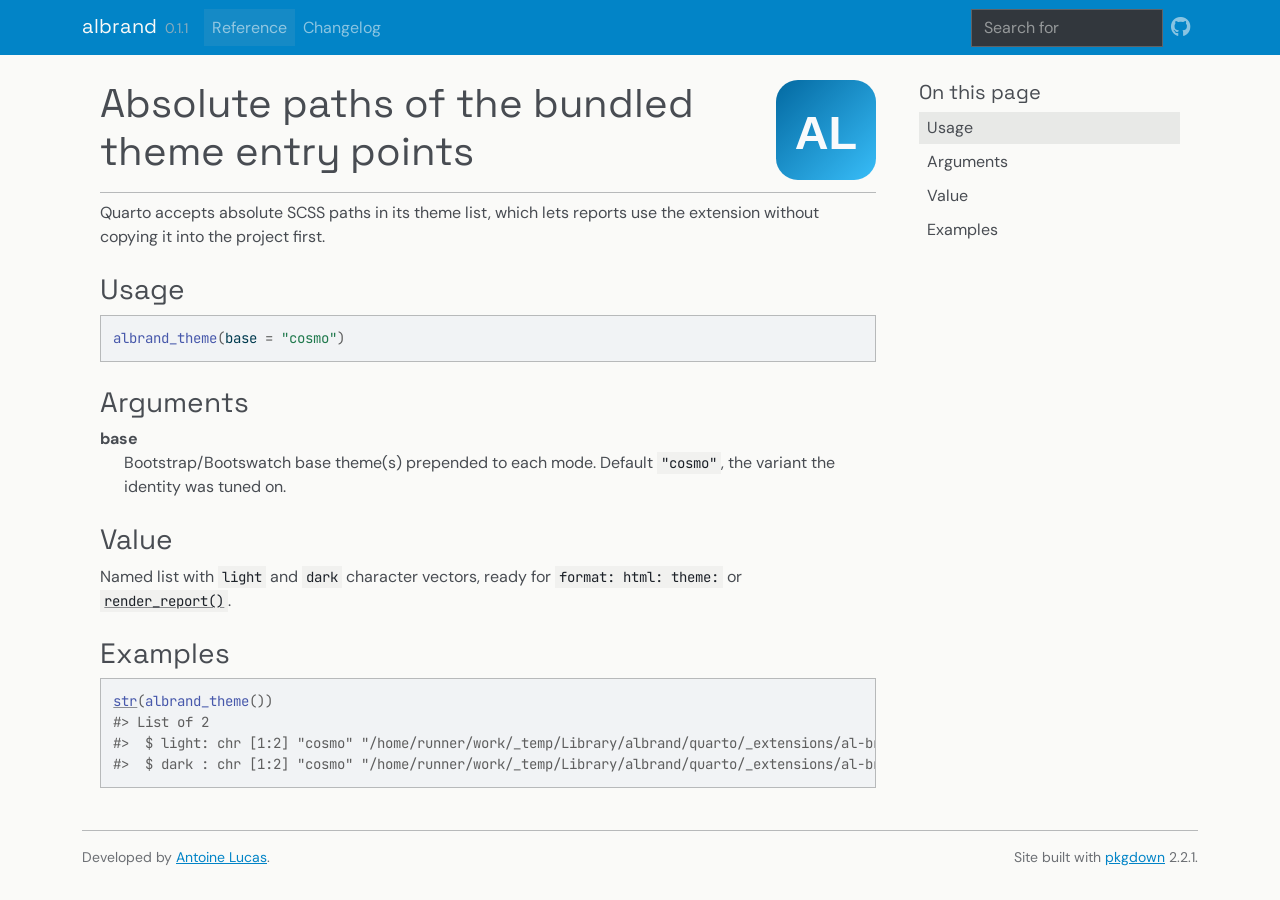
<file: reference/albrand_theme.html>
<!DOCTYPE html>
<!-- Generated by pkgdown: do not edit by hand --><html lang="en"><head><meta http-equiv="Content-Type" content="text/html; charset=UTF-8"><meta charset="utf-8"><meta http-equiv="X-UA-Compatible" content="IE=edge"><meta name="viewport" content="width=device-width, initial-scale=1, shrink-to-fit=no"><title>Absolute paths of the bundled theme entry points — albrand_theme • albrand</title><!-- favicons --><link rel="icon" type="image/png" sizes="96x96" href="../favicon-96x96.png"><link rel="icon" type="”image/svg+xml”" href="../favicon.svg"><link rel="apple-touch-icon" sizes="180x180" href="../apple-touch-icon.png"><link rel="icon" sizes="any" href="../favicon.ico"><link rel="manifest" href="../site.webmanifest"><script src="../deps/jquery-3.6.0/jquery-3.6.0.min.js"></script><meta name="viewport" content="width=device-width, initial-scale=1, shrink-to-fit=no"><link href="../deps/bootstrap-5.3.8/bootstrap.min.css" rel="stylesheet"><script src="../deps/bootstrap-5.3.8/bootstrap.bundle.min.js"></script><link href="../deps/font-awesome-6.5.2/css/all.min.css" rel="stylesheet"><link href="../deps/font-awesome-6.5.2/css/v4-shims.min.css" rel="stylesheet"><script src="../deps/headroom-0.11.0/headroom.min.js"></script><script src="../deps/headroom-0.11.0/jQuery.headroom.min.js"></script><script src="../deps/bootstrap-toc-1.0.1/bootstrap-toc.min.js"></script><script src="../deps/clipboard.js-2.0.11/clipboard.min.js"></script><script src="../deps/search-1.0.0/autocomplete.jquery.min.js"></script><script src="../deps/search-1.0.0/fuse.min.js"></script><script src="../deps/search-1.0.0/mark.min.js"></script><!-- pkgdown --><script src="../pkgdown.js"></script><meta property="og:title" content="Absolute paths of the bundled theme entry points — albrand_theme"><meta name="description" content="Quarto accepts absolute SCSS paths in its theme list, which lets reports use
the extension without copying it into the project first."><meta property="og:description" content="Quarto accepts absolute SCSS paths in its theme list, which lets reports use
the extension without copying it into the project first."><meta property="og:image" content="https://antoinelucasfra.github.io/albrand/logo.svg"></head><body>
    <a href="#main" class="visually-hidden-focusable">Skip to contents</a>


    <nav class="navbar navbar-expand-lg fixed-top bg-primary" data-bs-theme="dark" aria-label="Site navigation"><div class="container">

    <a class="navbar-brand me-2" href="../index.html">albrand</a>

    <small class="nav-text text-muted me-auto" data-bs-toggle="tooltip" data-bs-placement="bottom" title="Released version">0.1.1</small>


    <button class="navbar-toggler" type="button" data-bs-toggle="collapse" data-bs-target="#navbar" aria-controls="navbar" aria-expanded="false" aria-label="Toggle navigation">
      <span class="navbar-toggler-icon"></span>
    </button>

    <div id="navbar" class="collapse navbar-collapse ms-3">
      <ul class="navbar-nav me-auto"><li class="active nav-item"><a class="nav-link" href="../reference/index.html">Reference</a></li>
<li class="nav-item"><a class="nav-link" href="../news/index.html">Changelog</a></li>
      </ul><ul class="navbar-nav"><li class="nav-item"><form class="form-inline" role="search">
 <input class="form-control" type="search" name="search-input" id="search-input" autocomplete="off" aria-label="Search site" placeholder="Search for" data-search-index="../search.json"></form></li>
<li class="nav-item"><a class="external-link nav-link" href="https://github.com/antoinelucasfra/albrand/" aria-label="GitHub"><span class="fa fab fa-github fa-lg"></span></a></li>
      </ul></div>


  </div>
</nav><div class="container template-reference-topic">
<div class="row">
  <main id="main" class="col-md-9"><div class="page-header">
      <img src="../logo.svg" class="logo" alt=""><h1>Absolute paths of the bundled theme entry points</h1>

      <div class="d-none name"><code>albrand_theme.Rd</code></div>
    </div>

    <div class="ref-description section level2">
    <p>Quarto accepts absolute SCSS paths in its theme list, which lets reports use
the extension without copying it into the project first.</p>
    </div>

    <div class="section level2">
    <h2 id="ref-usage">Usage<a class="anchor" aria-label="anchor" href="#ref-usage"></a></h2>
    <div class="sourceCode"><pre class="sourceCode r"><code><span><span class="fu">albrand_theme</span><span class="op">(</span>base <span class="op">=</span> <span class="st">"cosmo"</span><span class="op">)</span></span></code></pre></div>
    </div>

    <div class="section level2">
    <h2 id="arguments">Arguments<a class="anchor" aria-label="anchor" href="#arguments"></a></h2>


<dl><dt id="arg-base">base<a class="anchor" aria-label="anchor" href="#arg-base"></a></dt>
<dd><p>Bootstrap/Bootswatch base theme(s) prepended to each mode.
Default <code>"cosmo"</code>, the variant the identity was tuned on.</p></dd>

</dl></div>
    <div class="section level2">
    <h2 id="value">Value<a class="anchor" aria-label="anchor" href="#value"></a></h2>
    <p>Named list with <code>light</code> and <code>dark</code> character vectors, ready for
<code>format: html: theme:</code> or <code><a href="render_report.html">render_report()</a></code>.</p>
    </div>

    <div class="section level2">
    <h2 id="ref-examples">Examples<a class="anchor" aria-label="anchor" href="#ref-examples"></a></h2>
    <div class="sourceCode"><pre class="sourceCode r"><code><span class="r-in"><span><span class="fu"><a href="https://rdrr.io/r/utils/str.html" class="external-link">str</a></span><span class="op">(</span><span class="fu">albrand_theme</span><span class="op">(</span><span class="op">)</span><span class="op">)</span></span></span>
<span class="r-out co"><span class="r-pr">#&gt;</span> List of 2</span>
<span class="r-out co"><span class="r-pr">#&gt;</span>  $ light: chr [1:2] "cosmo" "/home/runner/work/_temp/Library/albrand/quarto/_extensions/al-brand/al-brand-light.scss"</span>
<span class="r-out co"><span class="r-pr">#&gt;</span>  $ dark : chr [1:2] "cosmo" "/home/runner/work/_temp/Library/albrand/quarto/_extensions/al-brand/al-brand-dark.scss"</span>
</code></pre></div>
    </div>
  </main><aside class="col-md-3"><nav id="toc" aria-label="Table of contents"><h2>On this page</h2>
    </nav></aside></div>


    <footer><div class="pkgdown-footer-left">
  <p>Developed by <a href="https://antoinelucasfra.github.io/" class="external-link">Antoine Lucas</a>.</p>
</div>

<div class="pkgdown-footer-right">
  <p>Site built with <a href="https://pkgdown.r-lib.org/" class="external-link">pkgdown</a> 2.2.1.</p>
</div>

    </footer></div>





  </body></html>
</file>
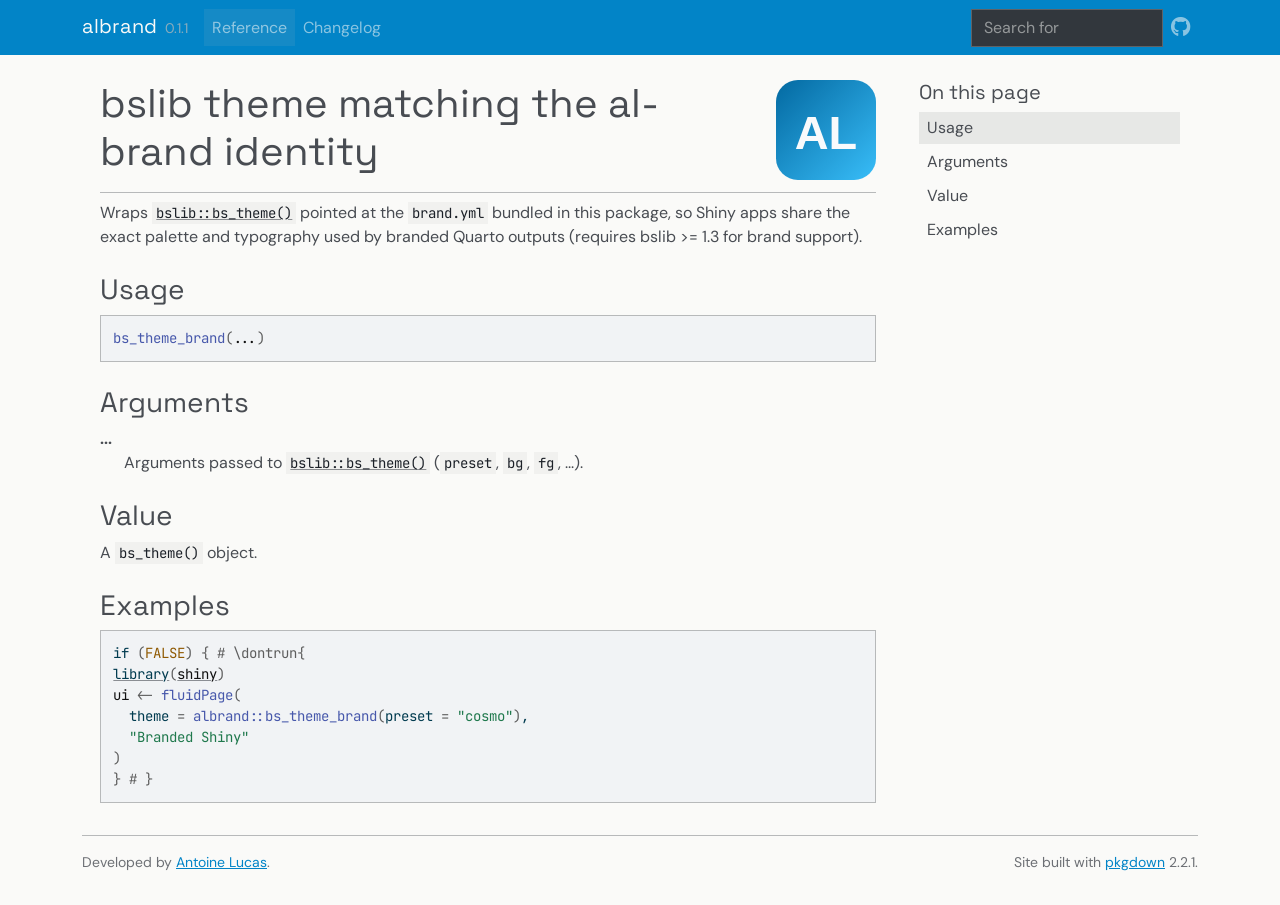
<file: reference/bs_theme_brand.html>
<!DOCTYPE html>
<!-- Generated by pkgdown: do not edit by hand --><html lang="en"><head><meta http-equiv="Content-Type" content="text/html; charset=UTF-8"><meta charset="utf-8"><meta http-equiv="X-UA-Compatible" content="IE=edge"><meta name="viewport" content="width=device-width, initial-scale=1, shrink-to-fit=no"><title>bslib theme matching the al-brand identity — bs_theme_brand • albrand</title><!-- favicons --><link rel="icon" type="image/png" sizes="96x96" href="../favicon-96x96.png"><link rel="icon" type="”image/svg+xml”" href="../favicon.svg"><link rel="apple-touch-icon" sizes="180x180" href="../apple-touch-icon.png"><link rel="icon" sizes="any" href="../favicon.ico"><link rel="manifest" href="../site.webmanifest"><script src="../deps/jquery-3.6.0/jquery-3.6.0.min.js"></script><meta name="viewport" content="width=device-width, initial-scale=1, shrink-to-fit=no"><link href="../deps/bootstrap-5.3.8/bootstrap.min.css" rel="stylesheet"><script src="../deps/bootstrap-5.3.8/bootstrap.bundle.min.js"></script><link href="../deps/font-awesome-6.5.2/css/all.min.css" rel="stylesheet"><link href="../deps/font-awesome-6.5.2/css/v4-shims.min.css" rel="stylesheet"><script src="../deps/headroom-0.11.0/headroom.min.js"></script><script src="../deps/headroom-0.11.0/jQuery.headroom.min.js"></script><script src="../deps/bootstrap-toc-1.0.1/bootstrap-toc.min.js"></script><script src="../deps/clipboard.js-2.0.11/clipboard.min.js"></script><script src="../deps/search-1.0.0/autocomplete.jquery.min.js"></script><script src="../deps/search-1.0.0/fuse.min.js"></script><script src="../deps/search-1.0.0/mark.min.js"></script><!-- pkgdown --><script src="../pkgdown.js"></script><meta property="og:title" content="bslib theme matching the al-brand identity — bs_theme_brand"><meta name="description" content="Wraps bslib::bs_theme() pointed at the
brand.yml bundled in this package, so Shiny apps share the exact palette
and typography used by branded Quarto outputs (requires bslib &amp;gt;= 1.3 for
brand support)."><meta property="og:description" content="Wraps bslib::bs_theme() pointed at the
brand.yml bundled in this package, so Shiny apps share the exact palette
and typography used by branded Quarto outputs (requires bslib &amp;gt;= 1.3 for
brand support)."><meta property="og:image" content="https://antoinelucasfra.github.io/albrand/logo.svg"></head><body>
    <a href="#main" class="visually-hidden-focusable">Skip to contents</a>


    <nav class="navbar navbar-expand-lg fixed-top bg-primary" data-bs-theme="dark" aria-label="Site navigation"><div class="container">

    <a class="navbar-brand me-2" href="../index.html">albrand</a>

    <small class="nav-text text-muted me-auto" data-bs-toggle="tooltip" data-bs-placement="bottom" title="Released version">0.1.1</small>


    <button class="navbar-toggler" type="button" data-bs-toggle="collapse" data-bs-target="#navbar" aria-controls="navbar" aria-expanded="false" aria-label="Toggle navigation">
      <span class="navbar-toggler-icon"></span>
    </button>

    <div id="navbar" class="collapse navbar-collapse ms-3">
      <ul class="navbar-nav me-auto"><li class="active nav-item"><a class="nav-link" href="../reference/index.html">Reference</a></li>
<li class="nav-item"><a class="nav-link" href="../news/index.html">Changelog</a></li>
      </ul><ul class="navbar-nav"><li class="nav-item"><form class="form-inline" role="search">
 <input class="form-control" type="search" name="search-input" id="search-input" autocomplete="off" aria-label="Search site" placeholder="Search for" data-search-index="../search.json"></form></li>
<li class="nav-item"><a class="external-link nav-link" href="https://github.com/antoinelucasfra/albrand/" aria-label="GitHub"><span class="fa fab fa-github fa-lg"></span></a></li>
      </ul></div>


  </div>
</nav><div class="container template-reference-topic">
<div class="row">
  <main id="main" class="col-md-9"><div class="page-header">
      <img src="../logo.svg" class="logo" alt=""><h1>bslib theme matching the al-brand identity</h1>

      <div class="d-none name"><code>bs_theme_brand.Rd</code></div>
    </div>

    <div class="ref-description section level2">
    <p>Wraps <code><a href="https://rstudio.github.io/bslib/reference/bs_theme.html" class="external-link">bslib::bs_theme()</a></code> pointed at the
<code>brand.yml</code> bundled in this package, so Shiny apps share the exact palette
and typography used by branded Quarto outputs (requires bslib &gt;= 1.3 for
brand support).</p>
    </div>

    <div class="section level2">
    <h2 id="ref-usage">Usage<a class="anchor" aria-label="anchor" href="#ref-usage"></a></h2>
    <div class="sourceCode"><pre class="sourceCode r"><code><span><span class="fu">bs_theme_brand</span><span class="op">(</span><span class="va">...</span><span class="op">)</span></span></code></pre></div>
    </div>

    <div class="section level2">
    <h2 id="arguments">Arguments<a class="anchor" aria-label="anchor" href="#arguments"></a></h2>


<dl><dt id="arg--">...<a class="anchor" aria-label="anchor" href="#arg--"></a></dt>
<dd><p>Arguments passed to <code><a href="https://rstudio.github.io/bslib/reference/bs_theme.html" class="external-link">bslib::bs_theme()</a></code>
(<code>preset</code>, <code>bg</code>, <code>fg</code>, ...).</p></dd>

</dl></div>
    <div class="section level2">
    <h2 id="value">Value<a class="anchor" aria-label="anchor" href="#value"></a></h2>
    <p>A <code>bs_theme()</code> object.</p>
    </div>

    <div class="section level2">
    <h2 id="ref-examples">Examples<a class="anchor" aria-label="anchor" href="#ref-examples"></a></h2>
    <div class="sourceCode"><pre class="sourceCode r"><code><span class="r-in"><span><span class="kw">if</span> <span class="op">(</span><span class="cn">FALSE</span><span class="op">)</span> <span class="op">{</span> <span class="co"># \dontrun{</span></span></span>
<span class="r-in"><span><span class="kw"><a href="https://rdrr.io/r/base/library.html" class="external-link">library</a></span><span class="op">(</span><span class="va"><a href="https://shiny.posit.co/" class="external-link">shiny</a></span><span class="op">)</span></span></span>
<span class="r-in"><span><span class="va">ui</span> <span class="op">&lt;-</span> <span class="fu">fluidPage</span><span class="op">(</span></span></span>
<span class="r-in"><span>  theme <span class="op">=</span> <span class="fu">albrand</span><span class="fu">::</span><span class="fu">bs_theme_brand</span><span class="op">(</span>preset <span class="op">=</span> <span class="st">"cosmo"</span><span class="op">)</span>,</span></span>
<span class="r-in"><span>  <span class="st">"Branded Shiny"</span></span></span>
<span class="r-in"><span><span class="op">)</span></span></span>
<span class="r-in"><span><span class="op">}</span> <span class="co"># }</span></span></span>
</code></pre></div>
    </div>
  </main><aside class="col-md-3"><nav id="toc" aria-label="Table of contents"><h2>On this page</h2>
    </nav></aside></div>


    <footer><div class="pkgdown-footer-left">
  <p>Developed by <a href="https://antoinelucasfra.github.io/" class="external-link">Antoine Lucas</a>.</p>
</div>

<div class="pkgdown-footer-right">
  <p>Site built with <a href="https://pkgdown.r-lib.org/" class="external-link">pkgdown</a> 2.2.1.</p>
</div>

    </footer></div>





  </body></html>
</file>
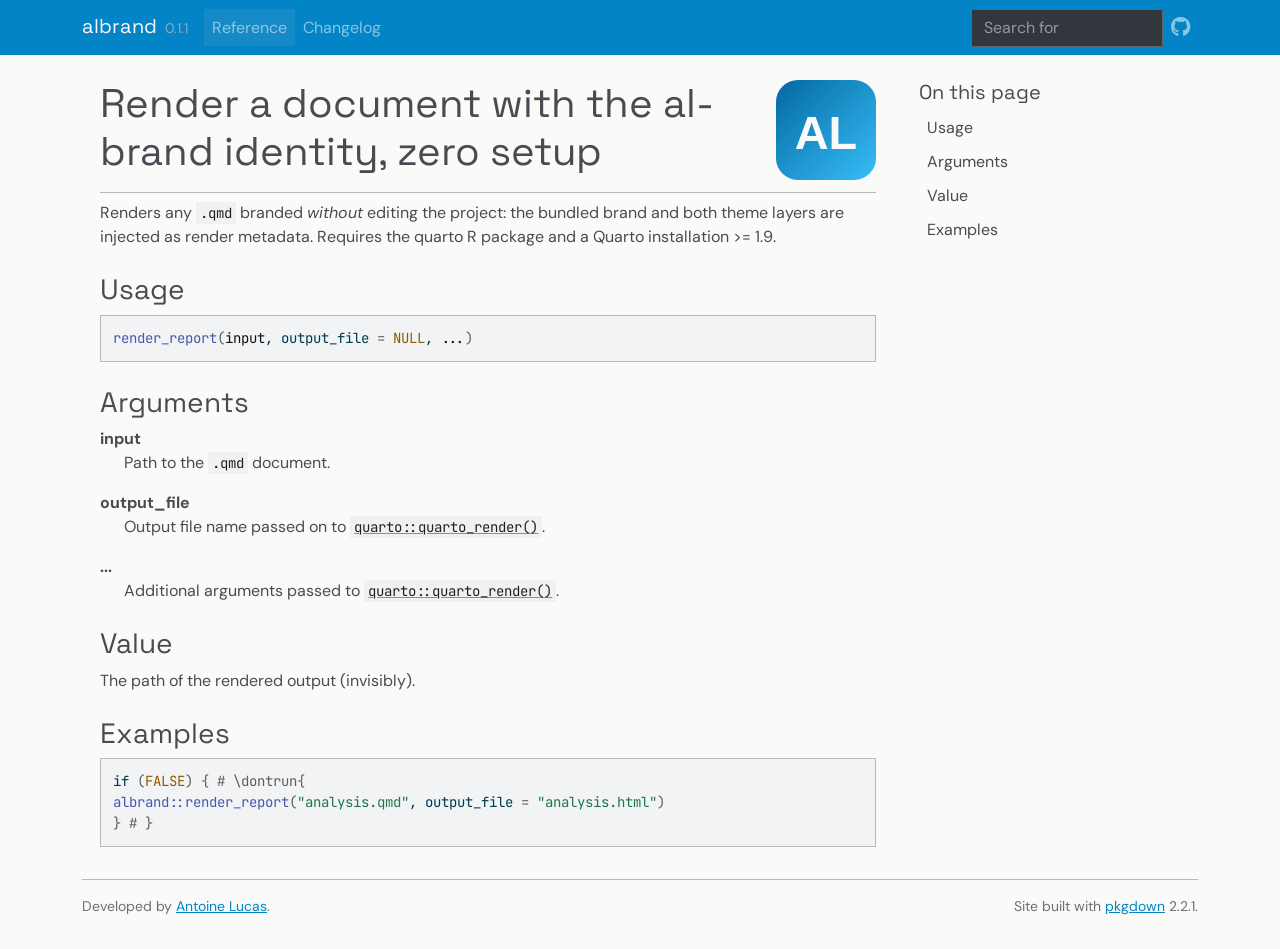
<file: reference/render_report.html>
<!DOCTYPE html>
<!-- Generated by pkgdown: do not edit by hand --><html lang="en"><head><meta http-equiv="Content-Type" content="text/html; charset=UTF-8"><meta charset="utf-8"><meta http-equiv="X-UA-Compatible" content="IE=edge"><meta name="viewport" content="width=device-width, initial-scale=1, shrink-to-fit=no"><title>Render a document with the al-brand identity, zero setup — render_report • albrand</title><!-- favicons --><link rel="icon" type="image/png" sizes="96x96" href="../favicon-96x96.png"><link rel="icon" type="”image/svg+xml”" href="../favicon.svg"><link rel="apple-touch-icon" sizes="180x180" href="../apple-touch-icon.png"><link rel="icon" sizes="any" href="../favicon.ico"><link rel="manifest" href="../site.webmanifest"><script src="../deps/jquery-3.6.0/jquery-3.6.0.min.js"></script><meta name="viewport" content="width=device-width, initial-scale=1, shrink-to-fit=no"><link href="../deps/bootstrap-5.3.8/bootstrap.min.css" rel="stylesheet"><script src="../deps/bootstrap-5.3.8/bootstrap.bundle.min.js"></script><link href="../deps/font-awesome-6.5.2/css/all.min.css" rel="stylesheet"><link href="../deps/font-awesome-6.5.2/css/v4-shims.min.css" rel="stylesheet"><script src="../deps/headroom-0.11.0/headroom.min.js"></script><script src="../deps/headroom-0.11.0/jQuery.headroom.min.js"></script><script src="../deps/bootstrap-toc-1.0.1/bootstrap-toc.min.js"></script><script src="../deps/clipboard.js-2.0.11/clipboard.min.js"></script><script src="../deps/search-1.0.0/autocomplete.jquery.min.js"></script><script src="../deps/search-1.0.0/fuse.min.js"></script><script src="../deps/search-1.0.0/mark.min.js"></script><!-- pkgdown --><script src="../pkgdown.js"></script><meta property="og:title" content="Render a document with the al-brand identity, zero setup — render_report"><meta name="description" content="Renders any .qmd branded without editing the project: the bundled
brand and both theme layers are injected as render metadata. Requires the
quarto R package and a Quarto installation &amp;gt;= 1.9."><meta property="og:description" content="Renders any .qmd branded without editing the project: the bundled
brand and both theme layers are injected as render metadata. Requires the
quarto R package and a Quarto installation &amp;gt;= 1.9."><meta property="og:image" content="https://antoinelucasfra.github.io/albrand/logo.svg"></head><body>
    <a href="#main" class="visually-hidden-focusable">Skip to contents</a>


    <nav class="navbar navbar-expand-lg fixed-top bg-primary" data-bs-theme="dark" aria-label="Site navigation"><div class="container">

    <a class="navbar-brand me-2" href="../index.html">albrand</a>

    <small class="nav-text text-muted me-auto" data-bs-toggle="tooltip" data-bs-placement="bottom" title="Released version">0.1.1</small>


    <button class="navbar-toggler" type="button" data-bs-toggle="collapse" data-bs-target="#navbar" aria-controls="navbar" aria-expanded="false" aria-label="Toggle navigation">
      <span class="navbar-toggler-icon"></span>
    </button>

    <div id="navbar" class="collapse navbar-collapse ms-3">
      <ul class="navbar-nav me-auto"><li class="active nav-item"><a class="nav-link" href="../reference/index.html">Reference</a></li>
<li class="nav-item"><a class="nav-link" href="../news/index.html">Changelog</a></li>
      </ul><ul class="navbar-nav"><li class="nav-item"><form class="form-inline" role="search">
 <input class="form-control" type="search" name="search-input" id="search-input" autocomplete="off" aria-label="Search site" placeholder="Search for" data-search-index="../search.json"></form></li>
<li class="nav-item"><a class="external-link nav-link" href="https://github.com/antoinelucasfra/albrand/" aria-label="GitHub"><span class="fa fab fa-github fa-lg"></span></a></li>
      </ul></div>


  </div>
</nav><div class="container template-reference-topic">
<div class="row">
  <main id="main" class="col-md-9"><div class="page-header">
      <img src="../logo.svg" class="logo" alt=""><h1>Render a document with the al-brand identity, zero setup</h1>

      <div class="d-none name"><code>render_report.Rd</code></div>
    </div>

    <div class="ref-description section level2">
    <p>Renders any <code>.qmd</code> branded <em>without</em> editing the project: the bundled
brand and both theme layers are injected as render metadata. Requires the
quarto R package and a Quarto installation &gt;= 1.9.</p>
    </div>

    <div class="section level2">
    <h2 id="ref-usage">Usage<a class="anchor" aria-label="anchor" href="#ref-usage"></a></h2>
    <div class="sourceCode"><pre class="sourceCode r"><code><span><span class="fu">render_report</span><span class="op">(</span><span class="va">input</span>, output_file <span class="op">=</span> <span class="cn">NULL</span>, <span class="va">...</span><span class="op">)</span></span></code></pre></div>
    </div>

    <div class="section level2">
    <h2 id="arguments">Arguments<a class="anchor" aria-label="anchor" href="#arguments"></a></h2>


<dl><dt id="arg-input">input<a class="anchor" aria-label="anchor" href="#arg-input"></a></dt>
<dd><p>Path to the <code>.qmd</code> document.</p></dd>

<dt id="arg-output-file">output_file<a class="anchor" aria-label="anchor" href="#arg-output-file"></a></dt>
<dd><p>Output file name passed on to <code><a href="https://quarto-dev.github.io/quarto-r/reference/quarto_render.html" class="external-link">quarto::quarto_render()</a></code>.</p></dd>

<dt id="arg--">...<a class="anchor" aria-label="anchor" href="#arg--"></a></dt>
<dd><p>Additional arguments passed to <code><a href="https://quarto-dev.github.io/quarto-r/reference/quarto_render.html" class="external-link">quarto::quarto_render()</a></code>.</p></dd>

</dl></div>
    <div class="section level2">
    <h2 id="value">Value<a class="anchor" aria-label="anchor" href="#value"></a></h2>
    <p>The path of the rendered output (invisibly).</p>
    </div>

    <div class="section level2">
    <h2 id="ref-examples">Examples<a class="anchor" aria-label="anchor" href="#ref-examples"></a></h2>
    <div class="sourceCode"><pre class="sourceCode r"><code><span class="r-in"><span><span class="kw">if</span> <span class="op">(</span><span class="cn">FALSE</span><span class="op">)</span> <span class="op">{</span> <span class="co"># \dontrun{</span></span></span>
<span class="r-in"><span><span class="fu">albrand</span><span class="fu">::</span><span class="fu">render_report</span><span class="op">(</span><span class="st">"analysis.qmd"</span>, output_file <span class="op">=</span> <span class="st">"analysis.html"</span><span class="op">)</span></span></span>
<span class="r-in"><span><span class="op">}</span> <span class="co"># }</span></span></span>
</code></pre></div>
    </div>
  </main><aside class="col-md-3"><nav id="toc" aria-label="Table of contents"><h2>On this page</h2>
    </nav></aside></div>


    <footer><div class="pkgdown-footer-left">
  <p>Developed by <a href="https://antoinelucasfra.github.io/" class="external-link">Antoine Lucas</a>.</p>
</div>

<div class="pkgdown-footer-right">
  <p>Site built with <a href="https://pkgdown.r-lib.org/" class="external-link">pkgdown</a> 2.2.1.</p>
</div>

    </footer></div>





  </body></html>
</file>
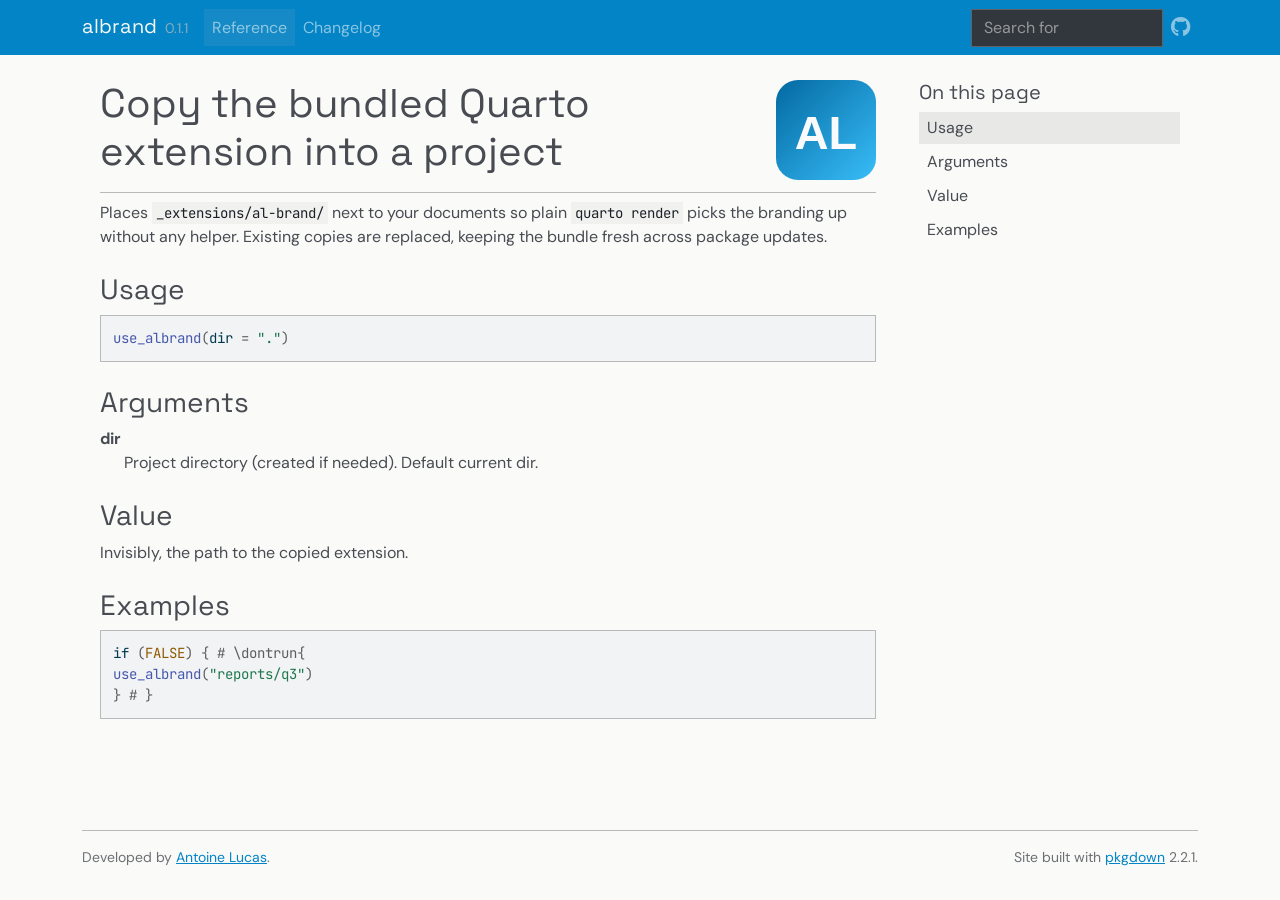
<file: reference/use_albrand.html>
<!DOCTYPE html>
<!-- Generated by pkgdown: do not edit by hand --><html lang="en"><head><meta http-equiv="Content-Type" content="text/html; charset=UTF-8"><meta charset="utf-8"><meta http-equiv="X-UA-Compatible" content="IE=edge"><meta name="viewport" content="width=device-width, initial-scale=1, shrink-to-fit=no"><title>Copy the bundled Quarto extension into a project — use_albrand • albrand</title><!-- favicons --><link rel="icon" type="image/png" sizes="96x96" href="../favicon-96x96.png"><link rel="icon" type="”image/svg+xml”" href="../favicon.svg"><link rel="apple-touch-icon" sizes="180x180" href="../apple-touch-icon.png"><link rel="icon" sizes="any" href="../favicon.ico"><link rel="manifest" href="../site.webmanifest"><script src="../deps/jquery-3.6.0/jquery-3.6.0.min.js"></script><meta name="viewport" content="width=device-width, initial-scale=1, shrink-to-fit=no"><link href="../deps/bootstrap-5.3.8/bootstrap.min.css" rel="stylesheet"><script src="../deps/bootstrap-5.3.8/bootstrap.bundle.min.js"></script><link href="../deps/font-awesome-6.5.2/css/all.min.css" rel="stylesheet"><link href="../deps/font-awesome-6.5.2/css/v4-shims.min.css" rel="stylesheet"><script src="../deps/headroom-0.11.0/headroom.min.js"></script><script src="../deps/headroom-0.11.0/jQuery.headroom.min.js"></script><script src="../deps/bootstrap-toc-1.0.1/bootstrap-toc.min.js"></script><script src="../deps/clipboard.js-2.0.11/clipboard.min.js"></script><script src="../deps/search-1.0.0/autocomplete.jquery.min.js"></script><script src="../deps/search-1.0.0/fuse.min.js"></script><script src="../deps/search-1.0.0/mark.min.js"></script><!-- pkgdown --><script src="../pkgdown.js"></script><meta property="og:title" content="Copy the bundled Quarto extension into a project — use_albrand"><meta name="description" content="Places _extensions/al-brand/ next to your documents so plain
quarto render picks the branding up without any helper. Existing copies
are replaced, keeping the bundle fresh across package updates."><meta property="og:description" content="Places _extensions/al-brand/ next to your documents so plain
quarto render picks the branding up without any helper. Existing copies
are replaced, keeping the bundle fresh across package updates."><meta property="og:image" content="https://antoinelucasfra.github.io/albrand/logo.svg"></head><body>
    <a href="#main" class="visually-hidden-focusable">Skip to contents</a>


    <nav class="navbar navbar-expand-lg fixed-top bg-primary" data-bs-theme="dark" aria-label="Site navigation"><div class="container">

    <a class="navbar-brand me-2" href="../index.html">albrand</a>

    <small class="nav-text text-muted me-auto" data-bs-toggle="tooltip" data-bs-placement="bottom" title="Released version">0.1.1</small>


    <button class="navbar-toggler" type="button" data-bs-toggle="collapse" data-bs-target="#navbar" aria-controls="navbar" aria-expanded="false" aria-label="Toggle navigation">
      <span class="navbar-toggler-icon"></span>
    </button>

    <div id="navbar" class="collapse navbar-collapse ms-3">
      <ul class="navbar-nav me-auto"><li class="active nav-item"><a class="nav-link" href="../reference/index.html">Reference</a></li>
<li class="nav-item"><a class="nav-link" href="../news/index.html">Changelog</a></li>
      </ul><ul class="navbar-nav"><li class="nav-item"><form class="form-inline" role="search">
 <input class="form-control" type="search" name="search-input" id="search-input" autocomplete="off" aria-label="Search site" placeholder="Search for" data-search-index="../search.json"></form></li>
<li class="nav-item"><a class="external-link nav-link" href="https://github.com/antoinelucasfra/albrand/" aria-label="GitHub"><span class="fa fab fa-github fa-lg"></span></a></li>
      </ul></div>


  </div>
</nav><div class="container template-reference-topic">
<div class="row">
  <main id="main" class="col-md-9"><div class="page-header">
      <img src="../logo.svg" class="logo" alt=""><h1>Copy the bundled Quarto extension into a project</h1>

      <div class="d-none name"><code>use_albrand.Rd</code></div>
    </div>

    <div class="ref-description section level2">
    <p>Places <code>_extensions/al-brand/</code> next to your documents so plain
<code>quarto render</code> picks the branding up without any helper. Existing copies
are replaced, keeping the bundle fresh across package updates.</p>
    </div>

    <div class="section level2">
    <h2 id="ref-usage">Usage<a class="anchor" aria-label="anchor" href="#ref-usage"></a></h2>
    <div class="sourceCode"><pre class="sourceCode r"><code><span><span class="fu">use_albrand</span><span class="op">(</span>dir <span class="op">=</span> <span class="st">"."</span><span class="op">)</span></span></code></pre></div>
    </div>

    <div class="section level2">
    <h2 id="arguments">Arguments<a class="anchor" aria-label="anchor" href="#arguments"></a></h2>


<dl><dt id="arg-dir">dir<a class="anchor" aria-label="anchor" href="#arg-dir"></a></dt>
<dd><p>Project directory (created if needed). Default current dir.</p></dd>

</dl></div>
    <div class="section level2">
    <h2 id="value">Value<a class="anchor" aria-label="anchor" href="#value"></a></h2>
    <p>Invisibly, the path to the copied extension.</p>
    </div>

    <div class="section level2">
    <h2 id="ref-examples">Examples<a class="anchor" aria-label="anchor" href="#ref-examples"></a></h2>
    <div class="sourceCode"><pre class="sourceCode r"><code><span class="r-in"><span><span class="kw">if</span> <span class="op">(</span><span class="cn">FALSE</span><span class="op">)</span> <span class="op">{</span> <span class="co"># \dontrun{</span></span></span>
<span class="r-in"><span><span class="fu">use_albrand</span><span class="op">(</span><span class="st">"reports/q3"</span><span class="op">)</span></span></span>
<span class="r-in"><span><span class="op">}</span> <span class="co"># }</span></span></span>
</code></pre></div>
    </div>
  </main><aside class="col-md-3"><nav id="toc" aria-label="Table of contents"><h2>On this page</h2>
    </nav></aside></div>


    <footer><div class="pkgdown-footer-left">
  <p>Developed by <a href="https://antoinelucasfra.github.io/" class="external-link">Antoine Lucas</a>.</p>
</div>

<div class="pkgdown-footer-right">
  <p>Site built with <a href="https://pkgdown.r-lib.org/" class="external-link">pkgdown</a> 2.2.1.</p>
</div>

    </footer></div>





  </body></html>
</file>
<file: deps/font-awesome-6.5.2/css/v4-shims.min.css>
/*!
 * Font Awesome Free 6.5.2 by @fontawesome - https://fontawesome.com
 * License - https://fontawesome.com/license/free (Icons: CC BY 4.0, Fonts: SIL OFL 1.1, Code: MIT License)
 * Copyright 2024 Fonticons, Inc.
 */
.fa.fa-glass:before{content:"\f000"}.fa.fa-envelope-o{font-family:"Font Awesome 6 Free";font-weight:400}.fa.fa-envelope-o:before{content:"\f0e0"}.fa.fa-star-o{font-family:"Font Awesome 6 Free";font-weight:400}.fa.fa-star-o:before{content:"\f005"}.fa.fa-close:before,.fa.fa-remove:before{content:"\f00d"}.fa.fa-gear:before{content:"\f013"}.fa.fa-trash-o{font-family:"Font Awesome 6 Free";font-weight:400}.fa.fa-trash-o:before{content:"\f2ed"}.fa.fa-home:before{content:"\f015"}.fa.fa-file-o{font-family:"Font Awesome 6 Free";font-weight:400}.fa.fa-file-o:before{content:"\f15b"}.fa.fa-clock-o{font-family:"Font Awesome 6 Free";font-weight:400}.fa.fa-clock-o:before{content:"\f017"}.fa.fa-arrow-circle-o-down{font-family:"Font Awesome 6 Free";font-weight:400}.fa.fa-arrow-circle-o-down:before{content:"\f358"}.fa.fa-arrow-circle-o-up{font-family:"Font Awesome 6 Free";font-weight:400}.fa.fa-arrow-circle-o-up:before{content:"\f35b"}.fa.fa-play-circle-o{font-family:"Font Awesome 6 Free";font-weight:400}.fa.fa-play-circle-o:before{content:"\f144"}.fa.fa-repeat:before,.fa.fa-rotate-right:before{content:"\f01e"}.fa.fa-refresh:before{content:"\f021"}.fa.fa-list-alt{font-family:"Font Awesome 6 Free";font-weight:400}.fa.fa-list-alt:before{content:"\f022"}.fa.fa-dedent:before{content:"\f03b"}.fa.fa-video-camera:before{content:"\f03d"}.fa.fa-picture-o{font-family:"Font Awesome 6 Free";font-weight:400}.fa.fa-picture-o:before{content:"\f03e"}.fa.fa-photo{font-family:"Font Awesome 6 Free";font-weight:400}.fa.fa-photo:before{content:"\f03e"}.fa.fa-image{font-family:"Font Awesome 6 Free";font-weight:400}.fa.fa-image:before{content:"\f03e"}.fa.fa-map-marker:before{content:"\f3c5"}.fa.fa-pencil-square-o{font-family:"Font Awesome 6 Free";font-weight:400}.fa.fa-pencil-square-o:before{content:"\f044"}.fa.fa-edit{font-family:"Font Awesome 6 Free";font-weight:400}.fa.fa-edit:before{content:"\f044"}.fa.fa-share-square-o:before{content:"\f14d"}.fa.fa-check-square-o{font-family:"Font Awesome 6 Free";font-weight:400}.fa.fa-check-square-o:before{content:"\f14a"}.fa.fa-arrows:before{content:"\f0b2"}.fa.fa-times-circle-o{font-family:"Font Awesome 6 Free";font-weight:400}.fa.fa-times-circle-o:before{content:"\f057"}.fa.fa-check-circle-o{font-family:"Font Awesome 6 Free";font-weight:400}.fa.fa-check-circle-o:before{content:"\f058"}.fa.fa-mail-forward:before{content:"\f064"}.fa.fa-expand:before{content:"\f424"}.fa.fa-compress:before{content:"\f422"}.fa.fa-eye,.fa.fa-eye-slash{font-family:"Font Awesome 6 Free";font-weight:400}.fa.fa-warning:before{content:"\f071"}.fa.fa-calendar:before{content:"\f073"}.fa.fa-arrows-v:before{content:"\f338"}.fa.fa-arrows-h:before{content:"\f337"}.fa.fa-bar-chart-o:before,.fa.fa-bar-chart:before{content:"\e0e3"}.fa.fa-twitter-square{font-family:"Font Awesome 6 Brands";font-weight:400}.fa.fa-twitter-square:before{content:"\f081"}.fa.fa-facebook-square{font-family:"Font Awesome 6 Brands";font-weight:400}.fa.fa-facebook-square:before{content:"\f082"}.fa.fa-gears:before{content:"\f085"}.fa.fa-thumbs-o-up{font-family:"Font Awesome 6 Free";font-weight:400}.fa.fa-thumbs-o-up:before{content:"\f164"}.fa.fa-thumbs-o-down{font-family:"Font Awesome 6 Free";font-weight:400}.fa.fa-thumbs-o-down:before{content:"\f165"}.fa.fa-heart-o{font-family:"Font Awesome 6 Free";font-weight:400}.fa.fa-heart-o:before{content:"\f004"}.fa.fa-sign-out:before{content:"\f2f5"}.fa.fa-linkedin-square{font-family:"Font Awesome 6 Brands";font-weight:400}.fa.fa-linkedin-square:before{content:"\f08c"}.fa.fa-thumb-tack:before{content:"\f08d"}.fa.fa-external-link:before{content:"\f35d"}.fa.fa-sign-in:before{content:"\f2f6"}.fa.fa-github-square{font-family:"Font Awesome 6 Brands";font-weight:400}.fa.fa-github-square:before{content:"\f092"}.fa.fa-lemon-o{font-family:"Font Awesome 6 Free";font-weight:400}.fa.fa-lemon-o:before{content:"\f094"}.fa.fa-square-o{font-family:"Font Awesome 6 Free";font-weight:400}.fa.fa-square-o:before{content:"\f0c8"}.fa.fa-bookmark-o{font-family:"Font Awesome 6 Free";font-weight:400}.fa.fa-bookmark-o:before{content:"\f02e"}.fa.fa-facebook,.fa.fa-twitter{font-family:"Font Awesome 6 Brands";font-weight:400}.fa.fa-facebook:before{content:"\f39e"}.fa.fa-facebook-f{font-family:"Font Awesome 6 Brands";font-weight:400}.fa.fa-facebook-f:before{content:"\f39e"}.fa.fa-github{font-family:"Font Awesome 6 Brands";font-weight:400}.fa.fa-credit-card{font-family:"Font Awesome 6 Free";font-weight:400}.fa.fa-feed:before{content:"\f09e"}.fa.fa-hdd-o{font-family:"Font Awesome 6 Free";font-weight:400}.fa.fa-hdd-o:before{content:"\f0a0"}.fa.fa-hand-o-right{font-family:"Font Awesome 6 Free";font-weight:400}.fa.fa-hand-o-right:before{content:"\f0a4"}.fa.fa-hand-o-left{font-family:"Font Awesome 6 Free";font-weight:400}.fa.fa-hand-o-left:before{content:"\f0a5"}.fa.fa-hand-o-up{font-family:"Font Awesome 6 Free";font-weight:400}.fa.fa-hand-o-up:before{content:"\f0a6"}.fa.fa-hand-o-down{font-family:"Font Awesome 6 Free";font-weight:400}.fa.fa-hand-o-down:before{content:"\f0a7"}.fa.fa-globe:before{content:"\f57d"}.fa.fa-tasks:before{content:"\f828"}.fa.fa-arrows-alt:before{content:"\f31e"}.fa.fa-group:before{content:"\f0c0"}.fa.fa-chain:before{content:"\f0c1"}.fa.fa-cut:before{content:"\f0c4"}.fa.fa-files-o{font-family:"Font Awesome 6 Free";font-weight:400}.fa.fa-files-o:before{content:"\f0c5"}.fa.fa-floppy-o{font-family:"Font Awesome 6 Free";font-weight:400}.fa.fa-floppy-o:before{content:"\f0c7"}.fa.fa-save{font-family:"Font Awesome 6 Free";font-weight:400}.fa.fa-save:before{content:"\f0c7"}.fa.fa-navicon:before,.fa.fa-reorder:before{content:"\f0c9"}.fa.fa-magic:before{content:"\e2ca"}.fa.fa-pinterest,.fa.fa-pinterest-square{font-family:"Font Awesome 6 Brands";font-weight:400}.fa.fa-pinterest-square:before{content:"\f0d3"}.fa.fa-google-plus-square{font-family:"Font Awesome 6 Brands";font-weight:400}.fa.fa-google-plus-square:before{content:"\f0d4"}.fa.fa-google-plus{font-family:"Font Awesome 6 Brands";font-weight:400}.fa.fa-google-plus:before{content:"\f0d5"}.fa.fa-money:before{content:"\f3d1"}.fa.fa-unsorted:before{content:"\f0dc"}.fa.fa-sort-desc:before{content:"\f0dd"}.fa.fa-sort-asc:before{content:"\f0de"}.fa.fa-linkedin{font-family:"Font Awesome 6 Brands";font-weight:400}.fa.fa-linkedin:before{content:"\f0e1"}.fa.fa-rotate-left:before{content:"\f0e2"}.fa.fa-legal:before{content:"\f0e3"}.fa.fa-dashboard:before,.fa.fa-tachometer:before{content:"\f625"}.fa.fa-comment-o{font-family:"Font Awesome 6 Free";font-weight:400}.fa.fa-comment-o:before{content:"\f075"}.fa.fa-comments-o{font-family:"Font Awesome 6 Free";font-weight:400}.fa.fa-comments-o:before{content:"\f086"}.fa.fa-flash:before{content:"\f0e7"}.fa.fa-clipboard:before{content:"\f0ea"}.fa.fa-lightbulb-o{font-family:"Font Awesome 6 Free";font-weight:400}.fa.fa-lightbulb-o:before{content:"\f0eb"}.fa.fa-exchange:before{content:"\f362"}.fa.fa-cloud-download:before{content:"\f0ed"}.fa.fa-cloud-upload:before{content:"\f0ee"}.fa.fa-bell-o{font-family:"Font Awesome 6 Free";font-weight:400}.fa.fa-bell-o:before{content:"\f0f3"}.fa.fa-cutlery:before{content:"\f2e7"}.fa.fa-file-text-o{font-family:"Font Awesome 6 Free";font-weight:400}.fa.fa-file-text-o:before{content:"\f15c"}.fa.fa-building-o{font-family:"Font Awesome 6 Free";font-weight:400}.fa.fa-building-o:before{content:"\f1ad"}.fa.fa-hospital-o{font-family:"Font Awesome 6 Free";font-weight:400}.fa.fa-hospital-o:before{content:"\f0f8"}.fa.fa-tablet:before{content:"\f3fa"}.fa.fa-mobile-phone:before,.fa.fa-mobile:before{content:"\f3cd"}.fa.fa-circle-o{font-family:"Font Awesome 6 Free";font-weight:400}.fa.fa-circle-o:before{content:"\f111"}.fa.fa-mail-reply:before{content:"\f3e5"}.fa.fa-github-alt{font-family:"Font Awesome 6 Brands";font-weight:400}.fa.fa-folder-o{font-family:"Font Awesome 6 Free";font-weight:400}.fa.fa-folder-o:before{content:"\f07b"}.fa.fa-folder-open-o{font-family:"Font Awesome 6 Free";font-weight:400}.fa.fa-folder-open-o:before{content:"\f07c"}.fa.fa-smile-o{font-family:"Font Awesome 6 Free";font-weight:400}.fa.fa-smile-o:before{content:"\f118"}.fa.fa-frown-o{font-family:"Font Awesome 6 Free";font-weight:400}.fa.fa-frown-o:before{content:"\f119"}.fa.fa-meh-o{font-family:"Font Awesome 6 Free";font-weight:400}.fa.fa-meh-o:before{content:"\f11a"}.fa.fa-keyboard-o{font-family:"Font Awesome 6 Free";font-weight:400}.fa.fa-keyboard-o:before{content:"\f11c"}.fa.fa-flag-o{font-family:"Font Awesome 6 Free";font-weight:400}.fa.fa-flag-o:before{content:"\f024"}.fa.fa-mail-reply-all:before{content:"\f122"}.fa.fa-star-half-o{font-family:"Font Awesome 6 Free";font-weight:400}.fa.fa-star-half-o:before{content:"\f5c0"}.fa.fa-star-half-empty{font-family:"Font Awesome 6 Free";font-weight:400}.fa.fa-star-half-empty:before{content:"\f5c0"}.fa.fa-star-half-full{font-family:"Font Awesome 6 Free";font-weight:400}.fa.fa-star-half-full:before{content:"\f5c0"}.fa.fa-code-fork:before{content:"\f126"}.fa.fa-chain-broken:before,.fa.fa-unlink:before{content:"\f127"}.fa.fa-calendar-o{font-family:"Font Awesome 6 Free";font-weight:400}.fa.fa-calendar-o:before{content:"\f133"}.fa.fa-css3,.fa.fa-html5,.fa.fa-maxcdn{font-family:"Font Awesome 6 Brands";font-weight:400}.fa.fa-unlock-alt:before{content:"\f09c"}.fa.fa-minus-square-o{font-family:"Font Awesome 6 Free";font-weight:400}.fa.fa-minus-square-o:before{content:"\f146"}.fa.fa-level-up:before{content:"\f3bf"}.fa.fa-level-down:before{content:"\f3be"}.fa.fa-pencil-square:before{content:"\f14b"}.fa.fa-external-link-square:before{content:"\f360"}.fa.fa-compass{font-family:"Font Awesome 6 Free";font-weight:400}.fa.fa-caret-square-o-down{font-family:"Font Awesome 6 Free";font-weight:400}.fa.fa-caret-square-o-down:before{content:"\f150"}.fa.fa-toggle-down{font-family:"Font Awesome 6 Free";font-weight:400}.fa.fa-toggle-down:before{content:"\f150"}.fa.fa-caret-square-o-up{font-family:"Font Awesome 6 Free";font-weight:400}.fa.fa-caret-square-o-up:before{content:"\f151"}.fa.fa-toggle-up{font-family:"Font Awesome 6 Free";font-weight:400}.fa.fa-toggle-up:before{content:"\f151"}.fa.fa-caret-square-o-right{font-family:"Font Awesome 6 Free";font-weight:400}.fa.fa-caret-square-o-right:before{content:"\f152"}.fa.fa-toggle-right{font-family:"Font Awesome 6 Free";font-weight:400}.fa.fa-toggle-right:before{content:"\f152"}.fa.fa-eur:before,.fa.fa-euro:before{content:"\f153"}.fa.fa-gbp:before{content:"\f154"}.fa.fa-dollar:before,.fa.fa-usd:before{content:"\24"}.fa.fa-inr:before,.fa.fa-rupee:before{content:"\e1bc"}.fa.fa-cny:before,.fa.fa-jpy:before,.fa.fa-rmb:before,.fa.fa-yen:before{content:"\f157"}.fa.fa-rouble:before,.fa.fa-rub:before,.fa.fa-ruble:before{content:"\f158"}.fa.fa-krw:before,.fa.fa-won:before{content:"\f159"}.fa.fa-bitcoin,.fa.fa-btc{font-family:"Font Awesome 6 Brands";font-weight:400}.fa.fa-bitcoin:before{content:"\f15a"}.fa.fa-file-text:before{content:"\f15c"}.fa.fa-sort-alpha-asc:before{content:"\f15d"}.fa.fa-sort-alpha-desc:before{content:"\f881"}.fa.fa-sort-amount-asc:before{content:"\f884"}.fa.fa-sort-amount-desc:before{content:"\f160"}.fa.fa-sort-numeric-asc:before{content:"\f162"}.fa.fa-sort-numeric-desc:before{content:"\f886"}.fa.fa-youtube-square{font-family:"Font Awesome 6 Brands";font-weight:400}.fa.fa-youtube-square:before{content:"\f431"}.fa.fa-xing,.fa.fa-xing-square,.fa.fa-youtube{font-family:"Font Awesome 6 Brands";font-weight:400}.fa.fa-xing-square:before{content:"\f169"}.fa.fa-youtube-play{font-family:"Font Awesome 6 Brands";font-weight:400}.fa.fa-youtube-play:before{content:"\f167"}.fa.fa-adn,.fa.fa-bitbucket,.fa.fa-bitbucket-square,.fa.fa-dropbox,.fa.fa-flickr,.fa.fa-instagram,.fa.fa-stack-overflow{font-family:"Font Awesome 6 Brands";font-weight:400}.fa.fa-bitbucket-square:before{content:"\f171"}.fa.fa-tumblr,.fa.fa-tumblr-square{font-family:"Font Awesome 6 Brands";font-weight:400}.fa.fa-tumblr-square:before{content:"\f174"}.fa.fa-long-arrow-down:before{content:"\f309"}.fa.fa-long-arrow-up:before{content:"\f30c"}.fa.fa-long-arrow-left:before{content:"\f30a"}.fa.fa-long-arrow-right:before{content:"\f30b"}.fa.fa-android,.fa.fa-apple,.fa.fa-dribbble,.fa.fa-foursquare,.fa.fa-gittip,.fa.fa-gratipay,.fa.fa-linux,.fa.fa-skype,.fa.fa-trello,.fa.fa-windows{font-family:"Font Awesome 6 Brands";font-weight:400}.fa.fa-gittip:before{content:"\f184"}.fa.fa-sun-o{font-family:"Font Awesome 6 Free";font-weight:400}.fa.fa-sun-o:before{content:"\f185"}.fa.fa-moon-o{font-family:"Font Awesome 6 Free";font-weight:400}.fa.fa-moon-o:before{content:"\f186"}.fa.fa-pagelines,.fa.fa-renren,.fa.fa-stack-exchange,.fa.fa-vk,.fa.fa-weibo{font-family:"Font Awesome 6 Brands";font-weight:400}.fa.fa-arrow-circle-o-right{font-family:"Font Awesome 6 Free";font-weight:400}.fa.fa-arrow-circle-o-right:before{content:"\f35a"}.fa.fa-arrow-circle-o-left{font-family:"Font Awesome 6 Free";font-weight:400}.fa.fa-arrow-circle-o-left:before{content:"\f359"}.fa.fa-caret-square-o-left{font-family:"Font Awesome 6 Free";font-weight:400}.fa.fa-caret-square-o-left:before{content:"\f191"}.fa.fa-toggle-left{font-family:"Font Awesome 6 Free";font-weight:400}.fa.fa-toggle-left:before{content:"\f191"}.fa.fa-dot-circle-o{font-family:"Font Awesome 6 Free";font-weight:400}.fa.fa-dot-circle-o:before{content:"\f192"}.fa.fa-vimeo-square{font-family:"Font Awesome 6 Brands";font-weight:400}.fa.fa-vimeo-square:before{content:"\f194"}.fa.fa-try:before,.fa.fa-turkish-lira:before{content:"\e2bb"}.fa.fa-plus-square-o{font-family:"Font Awesome 6 Free";font-weight:400}.fa.fa-plus-square-o:before{content:"\f0fe"}.fa.fa-openid,.fa.fa-slack,.fa.fa-wordpress{font-family:"Font Awesome 6 Brands";font-weight:400}.fa.fa-bank:before,.fa.fa-institution:before{content:"\f19c"}.fa.fa-mortar-board:before{content:"\f19d"}.fa.fa-google,.fa.fa-reddit,.fa.fa-reddit-square,.fa.fa-yahoo{font-family:"Font Awesome 6 Brands";font-weight:400}.fa.fa-reddit-square:before{content:"\f1a2"}.fa.fa-behance,.fa.fa-behance-square,.fa.fa-delicious,.fa.fa-digg,.fa.fa-drupal,.fa.fa-joomla,.fa.fa-pied-piper-alt,.fa.fa-pied-piper-pp,.fa.fa-stumbleupon,.fa.fa-stumbleupon-circle{font-family:"Font Awesome 6 Brands";font-weight:400}.fa.fa-behance-square:before{content:"\f1b5"}.fa.fa-steam,.fa.fa-steam-square{font-family:"Font Awesome 6 Brands";font-weight:400}.fa.fa-steam-square:before{content:"\f1b7"}.fa.fa-automobile:before{content:"\f1b9"}.fa.fa-cab:before{content:"\f1ba"}.fa.fa-deviantart,.fa.fa-soundcloud,.fa.fa-spotify{font-family:"Font Awesome 6 Brands";font-weight:400}.fa.fa-file-pdf-o{font-family:"Font Awesome 6 Free";font-weight:400}.fa.fa-file-pdf-o:before{content:"\f1c1"}.fa.fa-file-word-o{font-family:"Font Awesome 6 Free";font-weight:400}.fa.fa-file-word-o:before{content:"\f1c2"}.fa.fa-file-excel-o{font-family:"Font Awesome 6 Free";font-weight:400}.fa.fa-file-excel-o:before{content:"\f1c3"}.fa.fa-file-powerpoint-o{font-family:"Font Awesome 6 Free";font-weight:400}.fa.fa-file-powerpoint-o:before{content:"\f1c4"}.fa.fa-file-image-o{font-family:"Font Awesome 6 Free";font-weight:400}.fa.fa-file-image-o:before{content:"\f1c5"}.fa.fa-file-photo-o{font-family:"Font Awesome 6 Free";font-weight:400}.fa.fa-file-photo-o:before{content:"\f1c5"}.fa.fa-file-picture-o{font-family:"Font Awesome 6 Free";font-weight:400}.fa.fa-file-picture-o:before{content:"\f1c5"}.fa.fa-file-archive-o{font-family:"Font Awesome 6 Free";font-weight:400}.fa.fa-file-archive-o:before{content:"\f1c6"}.fa.fa-file-zip-o{font-family:"Font Awesome 6 Free";font-weight:400}.fa.fa-file-zip-o:before{content:"\f1c6"}.fa.fa-file-audio-o{font-family:"Font Awesome 6 Free";font-weight:400}.fa.fa-file-audio-o:before{content:"\f1c7"}.fa.fa-file-sound-o{font-family:"Font Awesome 6 Free";font-weight:400}.fa.fa-file-sound-o:before{content:"\f1c7"}.fa.fa-file-video-o{font-family:"Font Awesome 6 Free";font-weight:400}.fa.fa-file-video-o:before{content:"\f1c8"}.fa.fa-file-movie-o{font-family:"Font Awesome 6 Free";font-weight:400}.fa.fa-file-movie-o:before{content:"\f1c8"}.fa.fa-file-code-o{font-family:"Font Awesome 6 Free";font-weight:400}.fa.fa-file-code-o:before{content:"\f1c9"}.fa.fa-codepen,.fa.fa-jsfiddle,.fa.fa-vine{font-family:"Font Awesome 6 Brands";font-weight:400}.fa.fa-life-bouy:before,.fa.fa-life-buoy:before,.fa.fa-life-saver:before,.fa.fa-support:before{content:"\f1cd"}.fa.fa-circle-o-notch:before{content:"\f1ce"}.fa.fa-ra,.fa.fa-rebel{font-family:"Font Awesome 6 Brands";font-weight:400}.fa.fa-ra:before{content:"\f1d0"}.fa.fa-resistance{font-family:"Font Awesome 6 Brands";font-weight:400}.fa.fa-resistance:before{content:"\f1d0"}.fa.fa-empire,.fa.fa-ge{font-family:"Font Awesome 6 Brands";font-weight:400}.fa.fa-ge:before{content:"\f1d1"}.fa.fa-git-square{font-family:"Font Awesome 6 Brands";font-weight:400}.fa.fa-git-square:before{content:"\f1d2"}.fa.fa-git,.fa.fa-hacker-news,.fa.fa-y-combinator-square{font-family:"Font Awesome 6 Brands";font-weight:400}.fa.fa-y-combinator-square:before{content:"\f1d4"}.fa.fa-yc-square{font-family:"Font Awesome 6 Brands";font-weight:400}.fa.fa-yc-square:before{content:"\f1d4"}.fa.fa-qq,.fa.fa-tencent-weibo,.fa.fa-wechat,.fa.fa-weixin{font-family:"Font Awesome 6 Brands";font-weight:400}.fa.fa-wechat:before{content:"\f1d7"}.fa.fa-send:before{content:"\f1d8"}.fa.fa-paper-plane-o{font-family:"Font Awesome 6 Free";font-weight:400}.fa.fa-paper-plane-o:before{content:"\f1d8"}.fa.fa-send-o{font-family:"Font Awesome 6 Free";font-weight:400}.fa.fa-send-o:before{content:"\f1d8"}.fa.fa-circle-thin{font-family:"Font Awesome 6 Free";font-weight:400}.fa.fa-circle-thin:before{content:"\f111"}.fa.fa-header:before{content:"\f1dc"}.fa.fa-futbol-o{font-family:"Font Awesome 6 Free";font-weight:400}.fa.fa-futbol-o:before{content:"\f1e3"}.fa.fa-soccer-ball-o{font-family:"Font Awesome 6 Free";font-weight:400}.fa.fa-soccer-ball-o:before{content:"\f1e3"}.fa.fa-slideshare,.fa.fa-twitch,.fa.fa-yelp{font-family:"Font Awesome 6 Brands";font-weight:400}.fa.fa-newspaper-o{font-family:"Font Awesome 6 Free";font-weight:400}.fa.fa-newspaper-o:before{content:"\f1ea"}.fa.fa-cc-amex,.fa.fa-cc-discover,.fa.fa-cc-mastercard,.fa.fa-cc-paypal,.fa.fa-cc-stripe,.fa.fa-cc-visa,.fa.fa-google-wallet,.fa.fa-paypal{font-family:"Font Awesome 6 Brands";font-weight:400}.fa.fa-bell-slash-o{font-family:"Font Awesome 6 Free";font-weight:400}.fa.fa-bell-slash-o:before{content:"\f1f6"}.fa.fa-trash:before{content:"\f2ed"}.fa.fa-copyright{font-family:"Font Awesome 6 Free";font-weight:400}.fa.fa-eyedropper:before{content:"\f1fb"}.fa.fa-area-chart:before{content:"\f1fe"}.fa.fa-pie-chart:before{content:"\f200"}.fa.fa-line-chart:before{content:"\f201"}.fa.fa-lastfm,.fa.fa-lastfm-square{font-family:"Font Awesome 6 Brands";font-weight:400}.fa.fa-lastfm-square:before{content:"\f203"}.fa.fa-angellist,.fa.fa-ioxhost{font-family:"Font Awesome 6 Brands";font-weight:400}.fa.fa-cc{font-family:"Font Awesome 6 Free";font-weight:400}.fa.fa-cc:before{content:"\f20a"}.fa.fa-ils:before,.fa.fa-shekel:before,.fa.fa-sheqel:before{content:"\f20b"}.fa.fa-buysellads,.fa.fa-connectdevelop,.fa.fa-dashcube,.fa.fa-forumbee,.fa.fa-leanpub,.fa.fa-sellsy,.fa.fa-shirtsinbulk,.fa.fa-simplybuilt,.fa.fa-skyatlas{font-family:"Font Awesome 6 Brands";font-weight:400}.fa.fa-diamond{font-family:"Font Awesome 6 Free";font-weight:400}.fa.fa-diamond:before{content:"\f3a5"}.fa.fa-intersex:before,.fa.fa-transgender:before{content:"\f224"}.fa.fa-transgender-alt:before{content:"\f225"}.fa.fa-facebook-official{font-family:"Font Awesome 6 Brands";font-weight:400}.fa.fa-facebook-official:before{content:"\f09a"}.fa.fa-pinterest-p,.fa.fa-whatsapp{font-family:"Font Awesome 6 Brands";font-weight:400}.fa.fa-hotel:before{content:"\f236"}.fa.fa-medium,.fa.fa-viacoin,.fa.fa-y-combinator,.fa.fa-yc{font-family:"Font Awesome 6 Brands";font-weight:400}.fa.fa-yc:before{content:"\f23b"}.fa.fa-expeditedssl,.fa.fa-opencart,.fa.fa-optin-monster{font-family:"Font Awesome 6 Brands";font-weight:400}.fa.fa-battery-4:before,.fa.fa-battery:before{content:"\f240"}.fa.fa-battery-3:before{content:"\f241"}.fa.fa-battery-2:before{content:"\f242"}.fa.fa-battery-1:before{content:"\f243"}.fa.fa-battery-0:before{content:"\f244"}.fa.fa-object-group,.fa.fa-object-ungroup,.fa.fa-sticky-note-o{font-family:"Font Awesome 6 Free";font-weight:400}.fa.fa-sticky-note-o:before{content:"\f249"}.fa.fa-cc-diners-club,.fa.fa-cc-jcb{font-family:"Font Awesome 6 Brands";font-weight:400}.fa.fa-clone{font-family:"Font Awesome 6 Free";font-weight:400}.fa.fa-hourglass-o:before{content:"\f254"}.fa.fa-hourglass-1:before{content:"\f251"}.fa.fa-hourglass-2:before{content:"\f252"}.fa.fa-hourglass-3:before{content:"\f253"}.fa.fa-hand-rock-o{font-family:"Font Awesome 6 Free";font-weight:400}.fa.fa-hand-rock-o:before{content:"\f255"}.fa.fa-hand-grab-o{font-family:"Font Awesome 6 Free";font-weight:400}.fa.fa-hand-grab-o:before{content:"\f255"}.fa.fa-hand-paper-o{font-family:"Font Awesome 6 Free";font-weight:400}.fa.fa-hand-paper-o:before{content:"\f256"}.fa.fa-hand-stop-o{font-family:"Font Awesome 6 Free";font-weight:400}.fa.fa-hand-stop-o:before{content:"\f256"}.fa.fa-hand-scissors-o{font-family:"Font Awesome 6 Free";font-weight:400}.fa.fa-hand-scissors-o:before{content:"\f257"}.fa.fa-hand-lizard-o{font-family:"Font Awesome 6 Free";font-weight:400}.fa.fa-hand-lizard-o:before{content:"\f258"}.fa.fa-hand-spock-o{font-family:"Font Awesome 6 Free";font-weight:400}.fa.fa-hand-spock-o:before{content:"\f259"}.fa.fa-hand-pointer-o{font-family:"Font Awesome 6 Free";font-weight:400}.fa.fa-hand-pointer-o:before{content:"\f25a"}.fa.fa-hand-peace-o{font-family:"Font Awesome 6 Free";font-weight:400}.fa.fa-hand-peace-o:before{content:"\f25b"}.fa.fa-registered{font-family:"Font Awesome 6 Free";font-weight:400}.fa.fa-creative-commons,.fa.fa-gg,.fa.fa-gg-circle,.fa.fa-odnoklassniki,.fa.fa-odnoklassniki-square{font-family:"Font Awesome 6 Brands";font-weight:400}.fa.fa-odnoklassniki-square:before{content:"\f264"}.fa.fa-chrome,.fa.fa-firefox,.fa.fa-get-pocket,.fa.fa-internet-explorer,.fa.fa-opera,.fa.fa-safari,.fa.fa-wikipedia-w{font-family:"Font Awesome 6 Brands";font-weight:400}.fa.fa-television:before{content:"\f26c"}.fa.fa-500px,.fa.fa-amazon,.fa.fa-contao{font-family:"Font Awesome 6 Brands";font-weight:400}.fa.fa-calendar-plus-o{font-family:"Font Awesome 6 Free";font-weight:400}.fa.fa-calendar-plus-o:before{content:"\f271"}.fa.fa-calendar-minus-o{font-family:"Font Awesome 6 Free";font-weight:400}.fa.fa-calendar-minus-o:before{content:"\f272"}.fa.fa-calendar-times-o{font-family:"Font Awesome 6 Free";font-weight:400}.fa.fa-calendar-times-o:before{content:"\f273"}.fa.fa-calendar-check-o{font-family:"Font Awesome 6 Free";font-weight:400}.fa.fa-calendar-check-o:before{content:"\f274"}.fa.fa-map-o{font-family:"Font Awesome 6 Free";font-weight:400}.fa.fa-map-o:before{content:"\f279"}.fa.fa-commenting:before{content:"\f4ad"}.fa.fa-commenting-o{font-family:"Font Awesome 6 Free";font-weight:400}.fa.fa-commenting-o:before{content:"\f4ad"}.fa.fa-houzz,.fa.fa-vimeo{font-family:"Font Awesome 6 Brands";font-weight:400}.fa.fa-vimeo:before{content:"\f27d"}.fa.fa-black-tie,.fa.fa-edge,.fa.fa-fonticons,.fa.fa-reddit-alien{font-family:"Font Awesome 6 Brands";font-weight:400}.fa.fa-credit-card-alt:before{content:"\f09d"}.fa.fa-codiepie,.fa.fa-fort-awesome,.fa.fa-mixcloud,.fa.fa-modx,.fa.fa-product-hunt,.fa.fa-scribd,.fa.fa-usb{font-family:"Font Awesome 6 Brands";font-weight:400}.fa.fa-pause-circle-o{font-family:"Font Awesome 6 Free";font-weight:400}.fa.fa-pause-circle-o:before{content:"\f28b"}.fa.fa-stop-circle-o{font-family:"Font Awesome 6 Free";font-weight:400}.fa.fa-stop-circle-o:before{content:"\f28d"}.fa.fa-bluetooth,.fa.fa-bluetooth-b,.fa.fa-envira,.fa.fa-gitlab,.fa.fa-wheelchair-alt,.fa.fa-wpbeginner,.fa.fa-wpforms{font-family:"Font Awesome 6 Brands";font-weight:400}.fa.fa-wheelchair-alt:before{content:"\f368"}.fa.fa-question-circle-o{font-family:"Font Awesome 6 Free";font-weight:400}.fa.fa-question-circle-o:before{content:"\f059"}.fa.fa-volume-control-phone:before{content:"\f2a0"}.fa.fa-asl-interpreting:before{content:"\f2a3"}.fa.fa-deafness:before,.fa.fa-hard-of-hearing:before{content:"\f2a4"}.fa.fa-glide,.fa.fa-glide-g{font-family:"Font Awesome 6 Brands";font-weight:400}.fa.fa-signing:before{content:"\f2a7"}.fa.fa-viadeo,.fa.fa-viadeo-square{font-family:"Font Awesome 6 Brands";font-weight:400}.fa.fa-viadeo-square:before{content:"\f2aa"}.fa.fa-snapchat,.fa.fa-snapchat-ghost{font-family:"Font Awesome 6 Brands";font-weight:400}.fa.fa-snapchat-ghost:before{content:"\f2ab"}.fa.fa-snapchat-square{font-family:"Font Awesome 6 Brands";font-weight:400}.fa.fa-snapchat-square:before{content:"\f2ad"}.fa.fa-first-order,.fa.fa-google-plus-official,.fa.fa-pied-piper,.fa.fa-themeisle,.fa.fa-yoast{font-family:"Font Awesome 6 Brands";font-weight:400}.fa.fa-google-plus-official:before{content:"\f2b3"}.fa.fa-google-plus-circle{font-family:"Font Awesome 6 Brands";font-weight:400}.fa.fa-google-plus-circle:before{content:"\f2b3"}.fa.fa-fa,.fa.fa-font-awesome{font-family:"Font Awesome 6 Brands";font-weight:400}.fa.fa-fa:before{content:"\f2b4"}.fa.fa-handshake-o{font-family:"Font Awesome 6 Free";font-weight:400}.fa.fa-handshake-o:before{content:"\f2b5"}.fa.fa-envelope-open-o{font-family:"Font Awesome 6 Free";font-weight:400}.fa.fa-envelope-open-o:before{content:"\f2b6"}.fa.fa-linode{font-family:"Font Awesome 6 Brands";font-weight:400}.fa.fa-address-book-o{font-family:"Font Awesome 6 Free";font-weight:400}.fa.fa-address-book-o:before{content:"\f2b9"}.fa.fa-vcard:before{content:"\f2bb"}.fa.fa-address-card-o{font-family:"Font Awesome 6 Free";font-weight:400}.fa.fa-address-card-o:before{content:"\f2bb"}.fa.fa-vcard-o{font-family:"Font Awesome 6 Free";font-weight:400}.fa.fa-vcard-o:before{content:"\f2bb"}.fa.fa-user-circle-o{font-family:"Font Awesome 6 Free";font-weight:400}.fa.fa-user-circle-o:before{content:"\f2bd"}.fa.fa-user-o{font-family:"Font Awesome 6 Free";font-weight:400}.fa.fa-user-o:before{content:"\f007"}.fa.fa-id-badge{font-family:"Font Awesome 6 Free";font-weight:400}.fa.fa-drivers-license:before{content:"\f2c2"}.fa.fa-id-card-o{font-family:"Font Awesome 6 Free";font-weight:400}.fa.fa-id-card-o:before{content:"\f2c2"}.fa.fa-drivers-license-o{font-family:"Font Awesome 6 Free";font-weight:400}.fa.fa-drivers-license-o:before{content:"\f2c2"}.fa.fa-free-code-camp,.fa.fa-quora,.fa.fa-telegram{font-family:"Font Awesome 6 Brands";font-weight:400}.fa.fa-thermometer-4:before,.fa.fa-thermometer:before{content:"\f2c7"}.fa.fa-thermometer-3:before{content:"\f2c8"}.fa.fa-thermometer-2:before{content:"\f2c9"}.fa.fa-thermometer-1:before{content:"\f2ca"}.fa.fa-thermometer-0:before{content:"\f2cb"}.fa.fa-bathtub:before,.fa.fa-s15:before{content:"\f2cd"}.fa.fa-window-maximize,.fa.fa-window-restore{font-family:"Font Awesome 6 Free";font-weight:400}.fa.fa-times-rectangle:before{content:"\f410"}.fa.fa-window-close-o{font-family:"Font Awesome 6 Free";font-weight:400}.fa.fa-window-close-o:before{content:"\f410"}.fa.fa-times-rectangle-o{font-family:"Font Awesome 6 Free";font-weight:400}.fa.fa-times-rectangle-o:before{content:"\f410"}.fa.fa-bandcamp,.fa.fa-eercast,.fa.fa-etsy,.fa.fa-grav,.fa.fa-imdb,.fa.fa-ravelry{font-family:"Font Awesome 6 Brands";font-weight:400}.fa.fa-eercast:before{content:"\f2da"}.fa.fa-snowflake-o{font-family:"Font Awesome 6 Free";font-weight:400}.fa.fa-snowflake-o:before{content:"\f2dc"}.fa.fa-meetup,.fa.fa-superpowers,.fa.fa-wpexplorer{font-family:"Font Awesome 6 Brands";font-weight:400}
</file>
